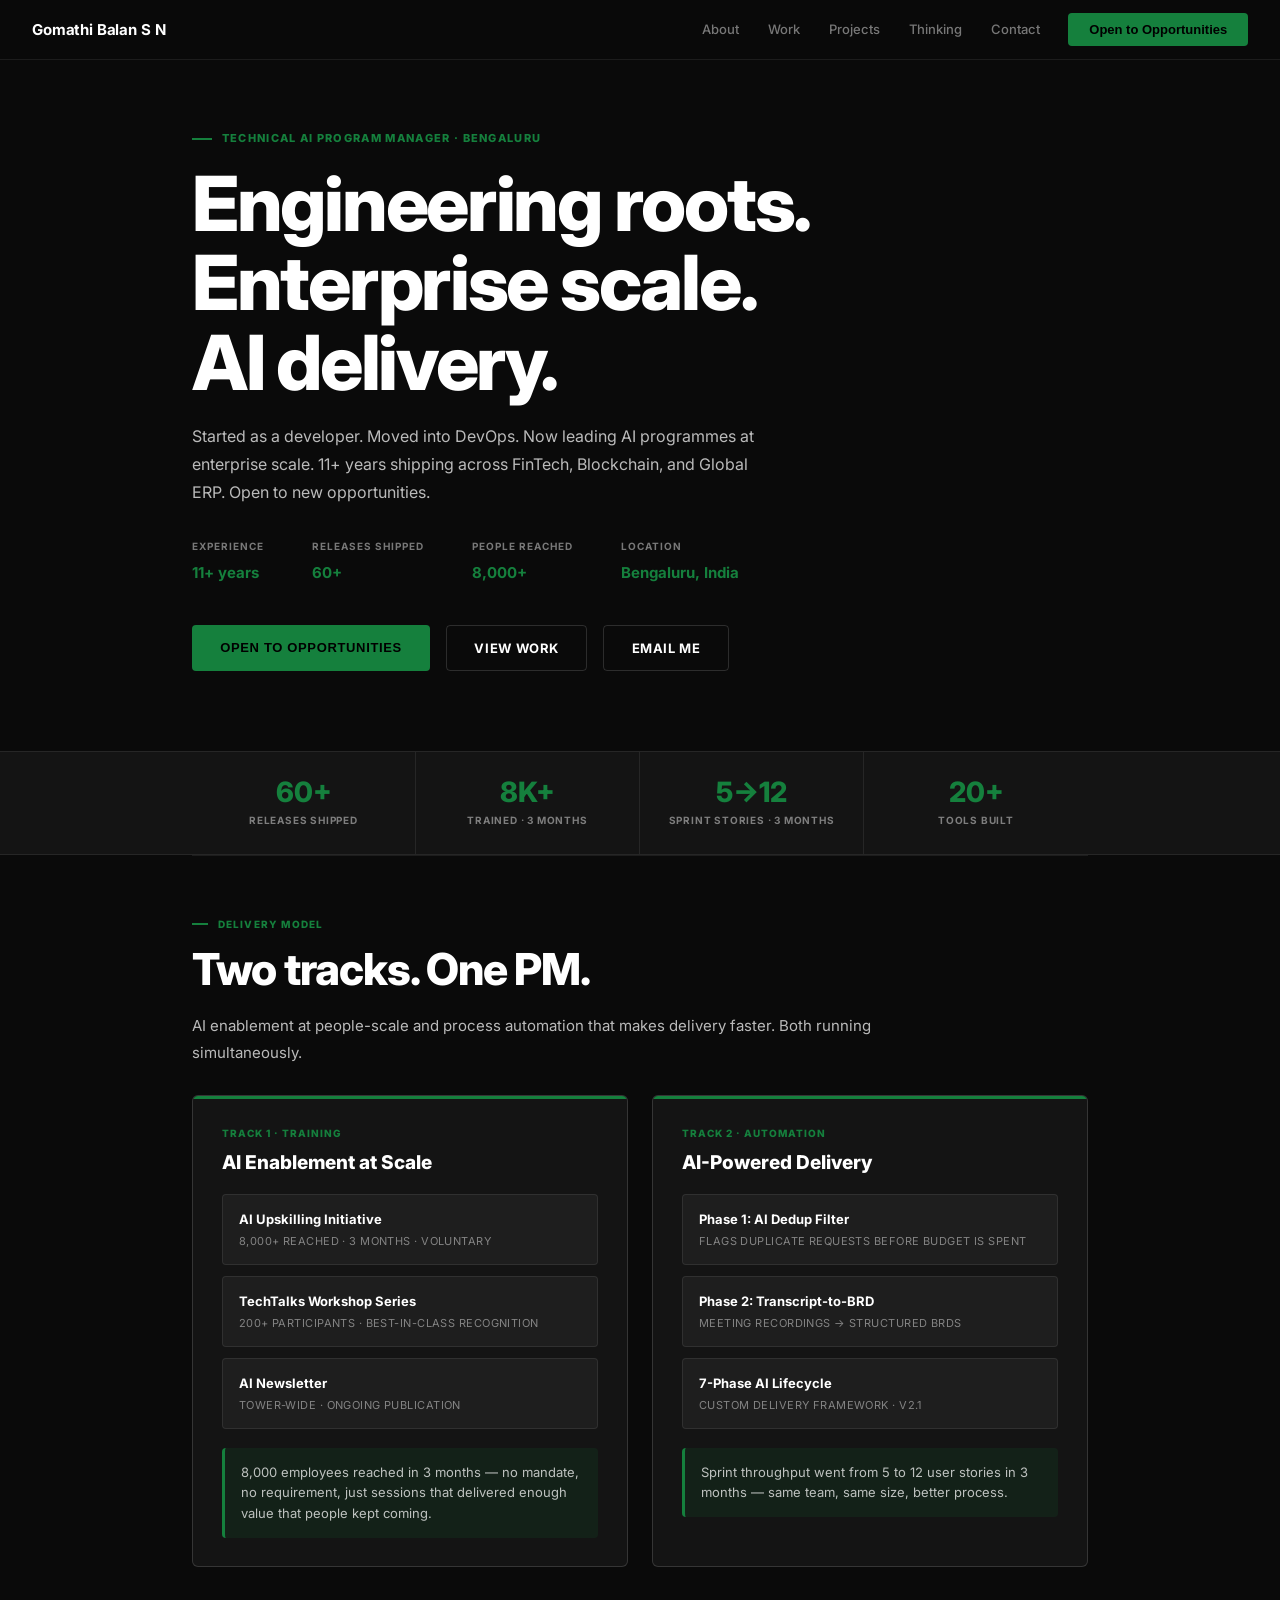
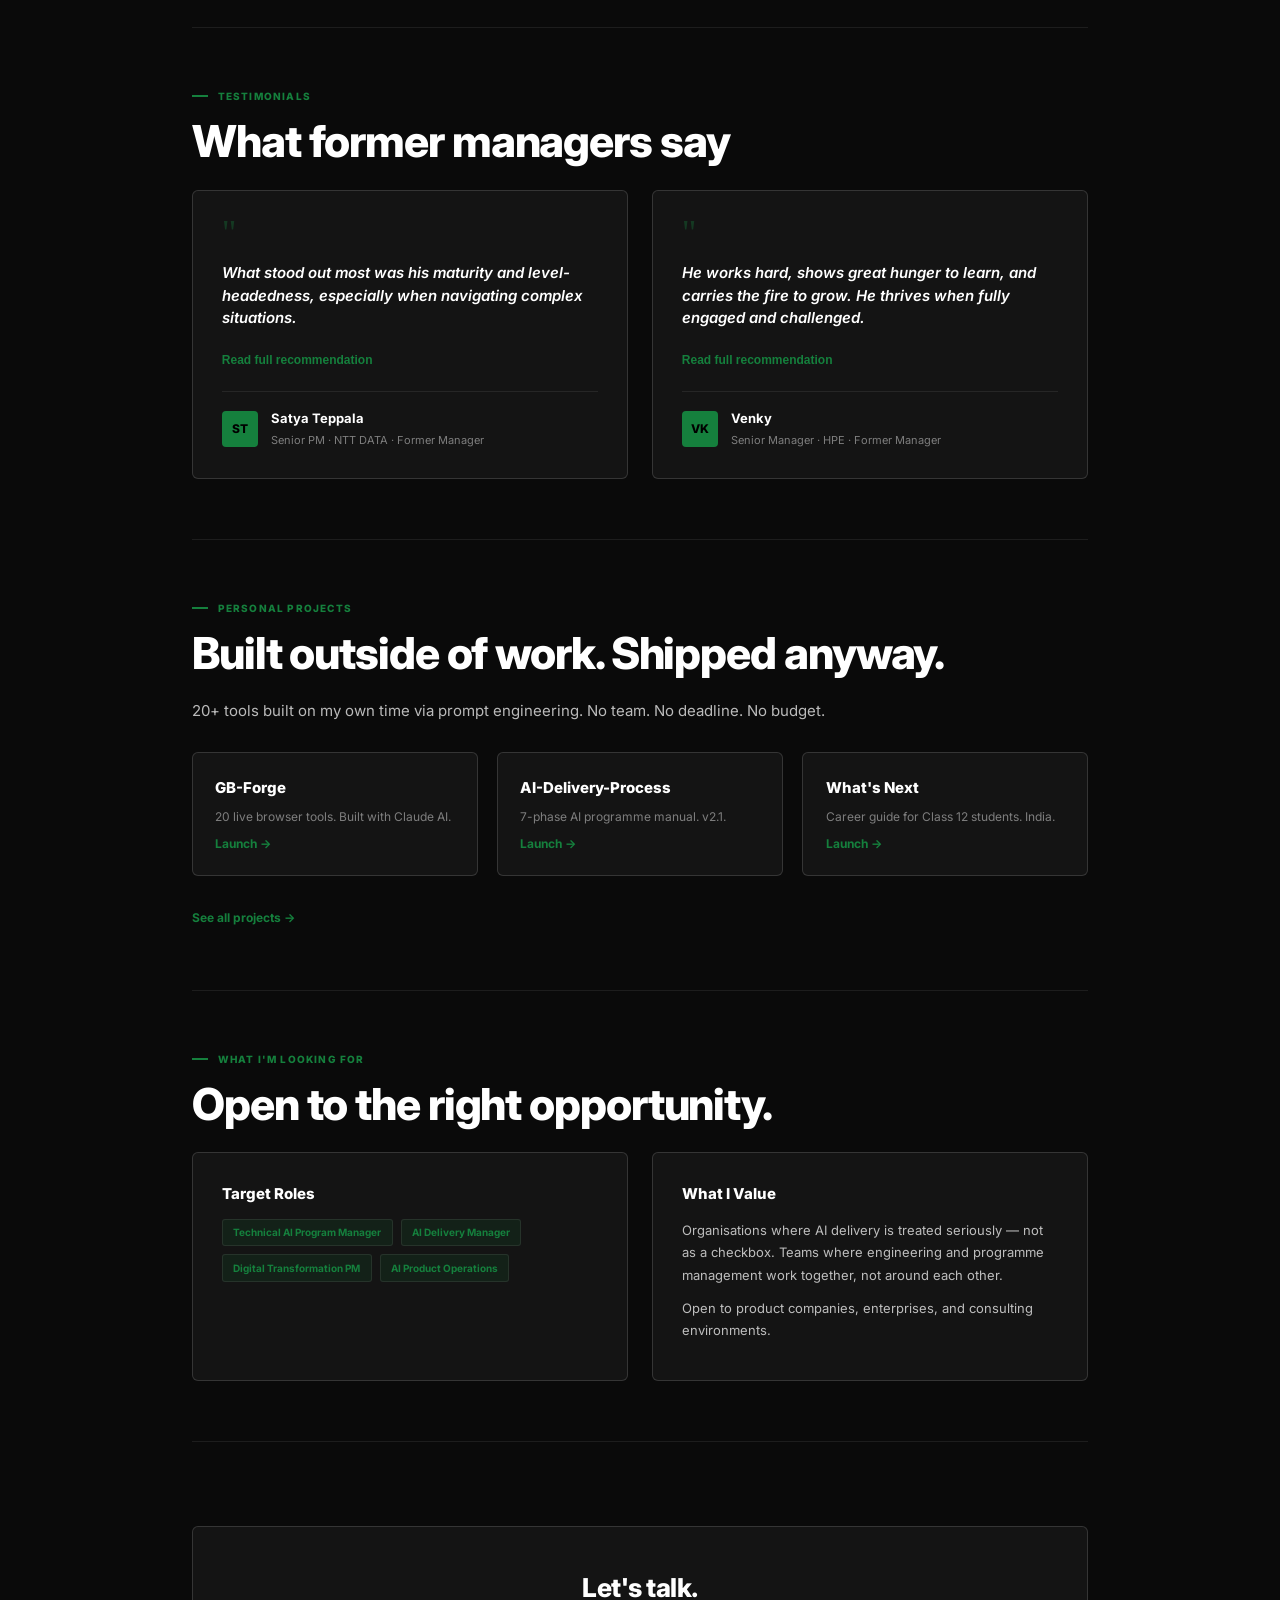
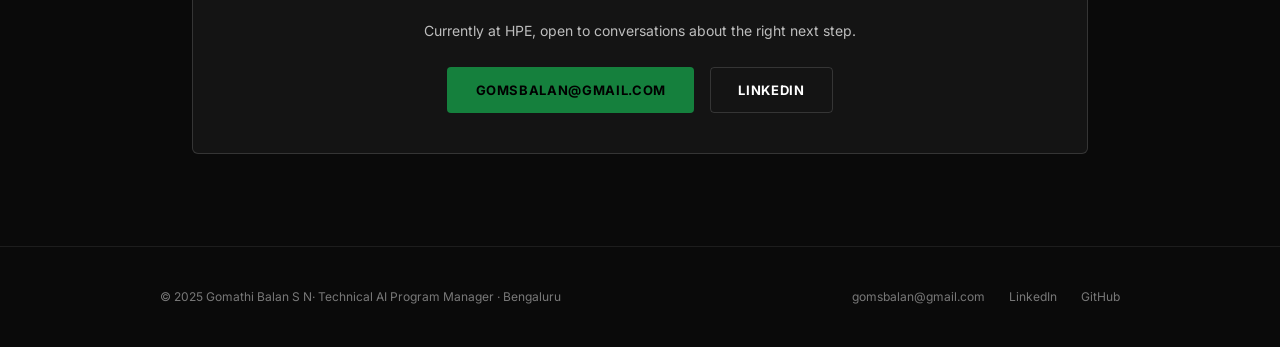
<file: index.html>
<!DOCTYPE html>
<html lang="en">
<head>
  <meta charset="UTF-8"><meta name="viewport" content="width=device-width, initial-scale=1.0">
  <title>Gomathi Balan S N— Technical AI Program Manager · Bengaluru</title>
  <meta name="description" content="Technical AI Program Manager based in Bengaluru. Engineering background. 11+ years delivering across FinTech, Blockchain, and Enterprise AI. Open to new opportunities.">
  <link rel="preconnect" href="https://fonts.googleapis.com">
  <link href="https://fonts.googleapis.com/css2?family=Inter:wght@400;500;600;700;800&display=swap" rel="stylesheet">
  <link rel="stylesheet" href="in-shared.css">
  <style>
    .hero{padding:130px 2rem 80px;max-width:960px;margin:0 auto;}
    .hero-h1{font-size:clamp(48px,7vw,76px);}
    .hero-meta{display:flex;gap:3rem;margin:0 0 2.5rem;flex-wrap:wrap;}
    .meta-item{display:flex;flex-direction:column;}
    .meta-label{font-size:10px;color:var(--text3);text-transform:uppercase;letter-spacing:.1em;font-weight:700;margin-bottom:.4rem;}
    .meta-value{font-size:15px;font-weight:700;color:var(--accent);}

    .stats-bar{background:var(--bg2);border-top:1px solid var(--border);border-bottom:1px solid var(--border);}
    .stats-bar-inner{max-width:960px;margin:0 auto;padding:0 2rem;display:grid;grid-template-columns:repeat(4,1fr);}
    .sbar-item{padding:1.6rem 1rem;border-right:1px solid var(--border);text-align:center;}
    .sbar-item:last-child{border-right:none;}
    .sbar-value{font-size:28px;font-weight:800;color:var(--accent);line-height:1;}
    .sbar-label{font-size:10px;color:var(--text3);text-transform:uppercase;letter-spacing:.08em;font-weight:700;margin-top:.4rem;}
    @media(max-width:600px){.stats-bar-inner{grid-template-columns:1fr 1fr;}.sbar-item:nth-child(2){border-right:none;}.sbar-item:nth-child(3){border-right:none;}}

    .tracks-grid{display:grid;grid-template-columns:1fr 1fr;gap:1.5rem;margin-top:1.5rem;}
    .track{background:var(--bg2);border:1px solid var(--border2);border-radius:6px;padding:1.8rem;position:relative;overflow:hidden;transition:border-color .2s,box-shadow .2s;}
    .track::before{content:'';position:absolute;top:0;left:0;right:0;height:3px;background:var(--accent);}
    .track:hover{border-color:var(--accent);box-shadow:0 8px 32px rgba(21,128,61,.1);}
    .track-label{font-size:10px;font-weight:800;color:var(--accent);text-transform:uppercase;letter-spacing:.1em;margin-bottom:.7rem;}
    .track-title{font-size:19px;font-weight:800;color:var(--text);margin-bottom:1.2rem;line-height:1.2;}
    .track-items{display:flex;flex-direction:column;gap:.7rem;margin-bottom:1.2rem;}
    .track-item{background:var(--bg3);padding:.85rem 1rem;border-radius:4px;border:1px solid var(--border);cursor:pointer;transition:all .2s;}
    .track-item:hover{border-color:var(--accent);background:var(--accent-dim);}
    .ti-name{font-size:13px;font-weight:700;color:var(--text);margin-bottom:.2rem;}
    .ti-meta{font-size:11px;color:var(--text3);text-transform:uppercase;letter-spacing:.04em;}
    .track-proof{background:var(--accent-dim);border-left:3px solid var(--accent);padding:.85rem 1rem;border-radius:4px;font-size:13px;color:var(--text2);line-height:1.6;}
    @media(max-width:768px){.tracks-grid{grid-template-columns:1fr;}}

    .testi-grid{display:grid;grid-template-columns:1fr 1fr;gap:1.5rem;margin-top:1.5rem;}
    .testi-card{background:var(--bg2);border:1px solid var(--border2);border-radius:6px;padding:1.8rem;transition:border-color .2s;}
    .testi-card:hover{border-color:var(--accent);}
    .testi-mark{font-size:36px;color:var(--accent);opacity:.35;line-height:.8;margin-bottom:.9rem;font-family:Georgia,serif;}
    .testi-pull{font-size:15px;color:var(--text);font-weight:600;line-height:1.5;margin-bottom:1rem;font-style:italic;}
    .testi-read-more{font-size:12px;color:var(--accent);cursor:pointer;background:none;border:none;padding:0;font-weight:700;}
    .testi-full{display:none;margin-top:.8rem;font-size:13px;color:var(--text2);line-height:1.8;font-style:italic;}
    .testi-full.open{display:block;}
    .testi-author{display:flex;align-items:center;gap:.8rem;margin-top:1.2rem;padding-top:1rem;border-top:1px solid var(--border);}
    .testi-avatar{width:36px;height:36px;border-radius:4px;background:var(--accent);display:flex;align-items:center;justify-content:center;font-size:12px;font-weight:800;color:#000;flex-shrink:0;}
    .testi-name{font-size:13px;font-weight:700;color:var(--text);}
    .testi-role{font-size:11px;color:var(--text3);margin-top:.2rem;}
    @media(max-width:600px){.testi-grid{grid-template-columns:1fr;}}

    .proj-strip{display:grid;grid-template-columns:repeat(3,1fr);gap:1.2rem;margin-top:1.5rem;}
    .proj-strip-card{background:var(--bg2);border:1px solid var(--border2);border-radius:6px;padding:1.4rem;transition:all .2s;display:flex;flex-direction:column;gap:.5rem;}
    .proj-strip-card:hover{border-color:var(--accent);}
    .ps-title{font-size:15px;font-weight:800;color:var(--text);}
    .ps-desc{font-size:12px;color:var(--text3);line-height:1.5;}
    @media(max-width:600px){.proj-strip{grid-template-columns:1fr;}}

    .looking-grid{display:grid;grid-template-columns:1fr 1fr;gap:1.5rem;margin-top:1.5rem;}
    .looking-card{background:var(--bg2);border:1px solid var(--border2);border-radius:6px;padding:1.8rem;}
    .looking-card h3{font-size:15px;font-weight:800;color:var(--text);margin-bottom:.8rem;}
    .looking-card p{font-size:13px;color:var(--text2);line-height:1.75;margin-bottom:.6rem;}
    .role-tags{display:flex;flex-wrap:wrap;gap:.5rem;margin-top:.8rem;}
    @media(max-width:600px){.looking-grid{grid-template-columns:1fr;}}

    .cta-strip{background:var(--bg2);border:1px solid var(--border2);border-radius:6px;padding:2.5rem;text-align:center;margin-top:1.5rem;}
    .cta-strip h2{font-size:26px;font-weight:800;margin-bottom:.7rem;letter-spacing:-.02em;}
    .cta-strip p{font-size:14px;color:var(--text2);margin-bottom:1.5rem;}

    .hire-reasons{display:flex;flex-direction:column;gap:1rem;margin-top:1.2rem;}
    .reason{padding:1rem;background:var(--bg3);border:1px solid var(--border);border-radius:4px;border-left:3px solid var(--accent);}
    .reason-title{font-size:13px;font-weight:700;color:var(--text);margin-bottom:.3rem;}
    .reason-desc{font-size:12px;color:var(--text2);line-height:1.6;}
  </style>
</head>
<body>
<nav>
  <a href="index.html" class="nav-brand">Gomathi Balan S N </a>
  <div class="nav-links">
    <a href="in-about.html" class="nav-link">About</a>
    <a href="in-work.html" class="nav-link">Work</a>
    <a href="in-projects.html" class="nav-link">Projects</a>
    <a href="in-story.html" class="nav-link">Thinking</a>
    <a href="in-contact.html" class="nav-link">Contact</a>
    <button class="nav-cta" onclick="openModal('hire-modal')">Open to Opportunities</button>
  </div>
  <button class="hamburger" id="hamburger"><span></span><span></span><span></span></button>
</nav>
<div class="mobile-menu" id="mobile-menu">
  <a href="in-about.html">About</a>
  <a href="in-work.html">Work</a>
  <a href="in-projects.html">Projects</a>
  <a href="in-story.html">Thinking</a>
  <a href="in-contact.html">Contact</a>
  <a href="#" class="m-cta" onclick="openModal('hire-modal')">Open to Opportunities</a>
</div>

<div class="hero reveal">
  <p class="hero-tag">Technical AI Program Manager · Bengaluru</p>
  <h1 class="hero-h1">Engineering roots.<br>Enterprise scale.<br>AI delivery.</h1>
  <p class="hero-sub">Started as a developer. Moved into DevOps. Now leading AI programmes at enterprise scale. 11+ years shipping across FinTech, Blockchain, and Global ERP. Open to new opportunities.</p>
  <div class="hero-meta">
    <div class="meta-item"><span class="meta-label">Experience</span><span class="meta-value">11+ years</span></div>
    <div class="meta-item"><span class="meta-label">Releases Shipped</span><span class="meta-value">60+</span></div>
    <div class="meta-item"><span class="meta-label">People Reached</span><span class="meta-value">8,000+</span></div>
    <div class="meta-item"><span class="meta-label">Location</span><span class="meta-value">Bengaluru, India</span></div>
  </div>
  <div class="btns">
    <button class="btn btn-primary" onclick="openModal('hire-modal')">Open to Opportunities</button>
    <a href="in-work.html" class="btn btn-outline">View Work</a>
    <a href="mailto:gomsbalan@gmail.com" class="btn btn-outline">Email Me</a>
  </div>
</div>

<div class="stats-bar">
  <div class="stats-bar-inner">
    <div class="sbar-item"><div class="sbar-value">60+</div><div class="sbar-label">Releases Shipped</div></div>
    <div class="sbar-item"><div class="sbar-value">8K+</div><div class="sbar-label">Trained · 3 months</div></div>
    <div class="sbar-item"><div class="sbar-value">5→12</div><div class="sbar-label">Sprint Stories · 3 months</div></div>
    <div class="sbar-item"><div class="sbar-value">20+</div><div class="sbar-label">Tools Built</div></div>
  </div>
</div>

<div style="max-width:960px;margin:0 auto;padding:0 2rem;">

  <div class="sec reveal">
    <p class="sec-tag">Delivery Model</p>
    <h2 class="sec-h2">Two tracks. One PM.</h2>
    <p class="sec-intro">AI enablement at people-scale and process automation that makes delivery faster. Both running simultaneously.</p>
    <div class="tracks-grid">
      <div class="track">
        <p class="track-label">Track 1 · Training</p>
        <h3 class="track-title">AI Enablement at Scale</h3>
        <div class="track-items">
          <div class="track-item" onclick="openModal('t1p1')"><div class="ti-name">AI Upskilling Initiative</div><div class="ti-meta">8,000+ reached · 3 months · voluntary</div></div>
          <div class="track-item" onclick="openModal('t1p2')"><div class="ti-name">TechTalks Workshop Series</div><div class="ti-meta">200+ participants · best-in-class recognition</div></div>
          <div class="track-item" onclick="openModal('t1p3')"><div class="ti-name">AI Newsletter</div><div class="ti-meta">Tower-wide · ongoing publication</div></div>
        </div>
        <div class="track-proof">8,000 employees reached in 3 months — no mandate, no requirement, just sessions that delivered enough value that people kept coming.</div>
      </div>
      <div class="track">
        <p class="track-label">Track 2 · Automation</p>
        <h3 class="track-title">AI-Powered Delivery</h3>
        <div class="track-items">
          <div class="track-item" onclick="openModal('t2p1')"><div class="ti-name">Phase 1: AI Dedup Filter</div><div class="ti-meta">Flags duplicate requests before budget is spent</div></div>
          <div class="track-item" onclick="openModal('t2p2')"><div class="ti-name">Phase 2: Transcript-to-BRD</div><div class="ti-meta">Meeting recordings → structured BRDs</div></div>
          <div class="track-item" onclick="openModal('t2p3')"><div class="ti-name">7-Phase AI Lifecycle</div><div class="ti-meta">Custom delivery framework · v2.1</div></div>
        </div>
        <div class="track-proof">Sprint throughput went from 5 to 12 user stories in 3 months — same team, same size, better process.</div>
      </div>
    </div>
  </div>

  <div class="sec reveal">
    <p class="sec-tag">Testimonials</p>
    <h2 class="sec-h2">What former managers say</h2>
    <div class="testi-grid">
      <div class="testi-card">
        <div class="testi-mark">"</div>
        <p class="testi-pull">What stood out most was his maturity and level-headedness, especially when navigating complex situations.</p>
        <button class="testi-read-more" onclick="this.nextElementSibling.classList.toggle('open');this.textContent=this.nextElementSibling.classList.contains('open')?'Show less':'Read full recommendation'">Read full recommendation</button>
        <div class="testi-full">I had the pleasure of working closely with Balan for over a year. From the outset, Balan impressed me with his eagerness to learn and his proactive approach to tackling new challenges. He consistently sought out opportunities to expand his skills and took initiative in driving projects forward. His ability to communicate effectively and manage stakeholder expectations contributed greatly to our project successes.</div>
        <div class="testi-author"><div class="testi-avatar">ST</div><div><div class="testi-name">Satya Teppala</div><div class="testi-role">Senior PM · NTT DATA · Former Manager</div></div></div>
      </div>
      <div class="testi-card">
        <div class="testi-mark">"</div>
        <p class="testi-pull">He works hard, shows great hunger to learn, and carries the fire to grow. He thrives when fully engaged and challenged.</p>
        <button class="testi-read-more" onclick="this.nextElementSibling.classList.toggle('open');this.textContent=this.nextElementSibling.classList.contains('open')?'Show less':'Read full recommendation'">Read full recommendation</button>
        <div class="testi-full">Balan demonstrates high energy and strong potential in driving execution. He is keen on establishing processes and streamlining work wherever possible.</div>
        <div class="testi-author"><div class="testi-avatar">VK</div><div><div class="testi-name">Venky</div><div class="testi-role">Senior Manager · HPE · Former Manager</div></div></div>
      </div>
    </div>
  </div>

  <div class="sec reveal">
    <p class="sec-tag">Personal Projects</p>
    <h2 class="sec-h2">Built outside of work. Shipped anyway.</h2>
    <p class="sec-intro">20+ tools built on my own time via prompt engineering. No team. No deadline. No budget.</p>
    <div class="proj-strip">
      <div class="proj-strip-card">
        <div class="ps-title">GB-Forge</div>
        <div class="ps-desc">20 live browser tools. Built with Claude AI.</div>
        <a href="https://gomsb143.github.io/gb-forge/" target="_blank" class="card-link" style="margin-top:auto;">Launch →</a>
      </div>
      <div class="proj-strip-card">
        <div class="ps-title">AI-Delivery-Process</div>
        <div class="ps-desc">7-phase AI programme manual. v2.1.</div>
        <a href="https://gomsb143.github.io/AI-Delivery-Process/" target="_blank" class="card-link" style="margin-top:auto;">Launch →</a>
      </div>
      <div class="proj-strip-card">
        <div class="ps-title">What's Next</div>
        <div class="ps-desc">Career guide for Class 12 students. India.</div>
        <a href="https://gomsb143.github.io/whatnext/" target="_blank" class="card-link" style="margin-top:auto;">Launch →</a>
      </div>
    </div>
    <div style="margin-top:1rem;"><a href="in-projects.html" class="card-link">See all projects →</a></div>
  </div>

  <div class="sec reveal">
    <p class="sec-tag">What I'm Looking For</p>
    <h2 class="sec-h2">Open to the right opportunity.</h2>
    <div class="looking-grid">
      <div class="looking-card">
        <h3>Target Roles</h3>
        <div class="role-tags">
          <span class="tag">Technical AI Program Manager</span>
          <span class="tag">AI Delivery Manager</span>
          <span class="tag">Digital Transformation PM</span>
          <span class="tag">AI Product Operations</span>
        </div>
      </div>
      <div class="looking-card">
        <h3>What I Value</h3>
        <p>Organisations where AI delivery is treated seriously — not as a checkbox. Teams where engineering and programme management work together, not around each other.</p>
        <p>Open to product companies, enterprises, and consulting environments.</p>
      </div>
    </div>
  </div>

  <div class="sec reveal">
    <div class="cta-strip">
      <h2>Let's talk.</h2>
      <p>Currently at HPE, open to conversations about the right next step.</p>
      <div class="btns" style="justify-content:center;">
        <a href="mailto:gomsbalan@gmail.com" class="btn btn-primary">gomsbalan@gmail.com</a>
        <a href="https://www.linkedin.com/in/gomathibalansn143/" target="_blank" class="btn btn-outline">LinkedIn</a>
      </div>
    </div>
  </div>
</div>

<footer>
  <div class="footer-inner">
    <span class="footer-copy">© 2025 Gomathi Balan S N· Technical AI Program Manager · Bengaluru</span>
    <div class="footer-links">
      <a href="mailto:gomsbalan@gmail.com" class="footer-link">gomsbalan@gmail.com</a>
      <a href="https://www.linkedin.com/in/gomathibalansn143/" class="footer-link" target="_blank">LinkedIn</a>
      <a href="https://github.com/gomsb143" class="footer-link" target="_blank">GitHub</a>
    </div>
  </div>
</footer>

<!-- HIRE MODAL -->
<div id="hire-modal" class="modal" onclick="if(event.target===this)closeModal('hire-modal')">
  <div class="modal-box">
    <button class="modal-close" onclick="closeModal('hire-modal')">×</button>
    <span class="modal-tag">Why Work With Me</span>
    <h2 class="modal-title">What I actually bring</h2>
    <div class="hire-reasons">
      <div class="reason"><div class="reason-title">I came from engineering — no translation layer needed</div><div class="reason-desc">Developer → DevOps → PM. I've shipped code, run cloud deployments, and debugged production. I speak to engineering teams as a peer.</div></div>
      <div class="reason"><div class="reason-title">Sprint throughput: 5 → 12 stories. Same team. 3 months.</div><div class="reason-desc">No extra headcount. Structured delivery process, earlier stakeholder validation, parallel testing. Proof that process design compounds fast.</div></div>
      <div class="reason"><div class="reason-title">8,000 people trained in 3 months — voluntarily</div><div class="reason-desc">No mandate. Sessions that people attended because the value was real. That's change management, not compliance.</div></div>
      <div class="reason"><div class="reason-title">I build the tools — 20+ shipped on my own time</div><div class="reason-desc">GB-Forge, AI-Delivery-Process, What's Next. All live. Built via prompt engineering. I don't just manage AI — I build with it.</div></div>
      <div class="reason"><div class="reason-title">I solve problems. I don't escalate them.</div><div class="reason-desc">Delivery broken? I debug it. Process slow? I automate it. Team stuck? I unblock them. Ownership is a default, not a listed value.</div></div>
      <div class="reason"><div class="reason-title">Senior enough to lead, technical enough to build</div><div class="reason-desc">The combination of PM experience, engineering background, and hands-on AI delivery is rare. That's the gap I fill.</div></div>
    </div>
  </div>
</div>

<!-- TRACK MODALS -->
<div id="t1p1" class="modal" onclick="if(event.target===this)closeModal('t1p1')"><div class="modal-box"><button class="modal-close" onclick="closeModal('t1p1')">×</button><span class="modal-tag">HPE · AI Training</span><h2 class="modal-title">AI Upskilling Initiative</h2><p class="modal-desc">Reached 8,000+ employees in 3 months through internal sessions, demos, and discussions on AI tools and workflows. Entirely voluntary — no mandate, no requirement. Built the governance framework, delivery pipeline, and session content across 3 active programmes.</p><div class="modal-meta"><div><div class="mm-label">Reached</div><div class="mm-value">8,000+</div></div><div><div class="mm-label">Timeframe</div><div class="mm-value">3 months</div></div><div><div class="mm-label">Mandate</div><div class="mm-value">Voluntary</div></div><div><div class="mm-label">Programmes</div><div class="mm-value">3</div></div></div></div></div>
<div id="t1p2" class="modal" onclick="if(event.target===this)closeModal('t1p2')"><div class="modal-box"><button class="modal-close" onclick="closeModal('t1p2')">×</button><span class="modal-tag">HPE · Internal Event</span><h2 class="modal-title">TechTalks Workshop Series</h2><p class="modal-desc">Designed and hosted a single-day internal knowledge-sharing event covering PM best practices, Agile governance, and emerging AI tools. Recognised by HPE leadership as best-in-class PM process building within the organisation.</p><div class="modal-meta"><div><div class="mm-label">Participants</div><div class="mm-value">200+</div></div><div><div class="mm-label">Recognition</div><div class="mm-value">Best-in-class</div></div></div></div></div>
<div id="t1p3" class="modal" onclick="if(event.target===this)closeModal('t1p3')"><div class="modal-box"><button class="modal-close" onclick="closeModal('t1p3')">×</button><span class="modal-tag">HPE · Content</span><h2 class="modal-title">AI Newsletter</h2><p class="modal-desc">Curate and publish a regular AI newsletter across an entire HPE tower — industry trends, programme updates, tool spotlights, and AI strategy insights for both engineering and leadership audiences.</p><div class="modal-meta"><div><div class="mm-label">Audience</div><div class="mm-value">Tower-wide</div></div><div><div class="mm-label">Cadence</div><div class="mm-value">Regular</div></div></div></div></div>
<div id="t2p1" class="modal" onclick="if(event.target===this)closeModal('t2p1')"><div class="modal-box"><button class="modal-close" onclick="closeModal('t2p1')">×</button><span class="modal-tag">Automation · Phase 1</span><h2 class="modal-title">AI Deduplication Filter</h2><p class="modal-desc">Uses LLM processing to audit legacy project repositories and automatically flag duplicate project requests before budget is allocated. Prevents teams building the same thing twice — common in large enterprise environments with distributed stakeholders.</p><div class="modal-meta"><div><div class="mm-label">Type</div><div class="mm-value">LLM audit</div></div><div><div class="mm-label">Impact</div><div class="mm-value">Capital saved</div></div></div></div></div>
<div id="t2p2" class="modal" onclick="if(event.target===this)closeModal('t2p2')"><div class="modal-box"><button class="modal-close" onclick="closeModal('t2p2')">×</button><span class="modal-tag">Automation · Phase 2</span><h2 class="modal-title">Transcript-to-BRD Pipeline</h2><p class="modal-desc">AI-assisted workflow that ingests raw stakeholder meeting recordings and transcripts and outputs structured, enterprise-grade Business Requirement Documents. Eliminates manual note-taking lag and shifts team focus to execution.</p><div class="modal-meta"><div><div class="mm-label">Input</div><div class="mm-value">Raw transcripts</div></div><div><div class="mm-label">Output</div><div class="mm-value">Structured BRDs</div></div></div></div></div>
<div id="t2p3" class="modal" onclick="if(event.target===this)closeModal('t2p3')"><div class="modal-box"><button class="modal-close" onclick="closeModal('t2p3')">×</button><span class="modal-tag">Framework · v2.1</span><h2 class="modal-title">7-Phase AI Delivery Lifecycle</h2><p class="modal-desc">Custom AI delivery framework covering Initiation, Requirements, Architecture, Risk & Governance, Model Development, Deployment/MLOps, and Monitoring. Compatible with Jira, MS Project, Asana. Live at v2.1 with RACI governance, risk register, and PM checklists built in.</p><div class="modal-meta"><div><div class="mm-label">Phases</div><div class="mm-value">7</div></div><div><div class="mm-label">Version</div><div class="mm-value">v2.1</div></div></div></div></div>

<script src="in-nav.js"></script>
</body>
</html>
</file>
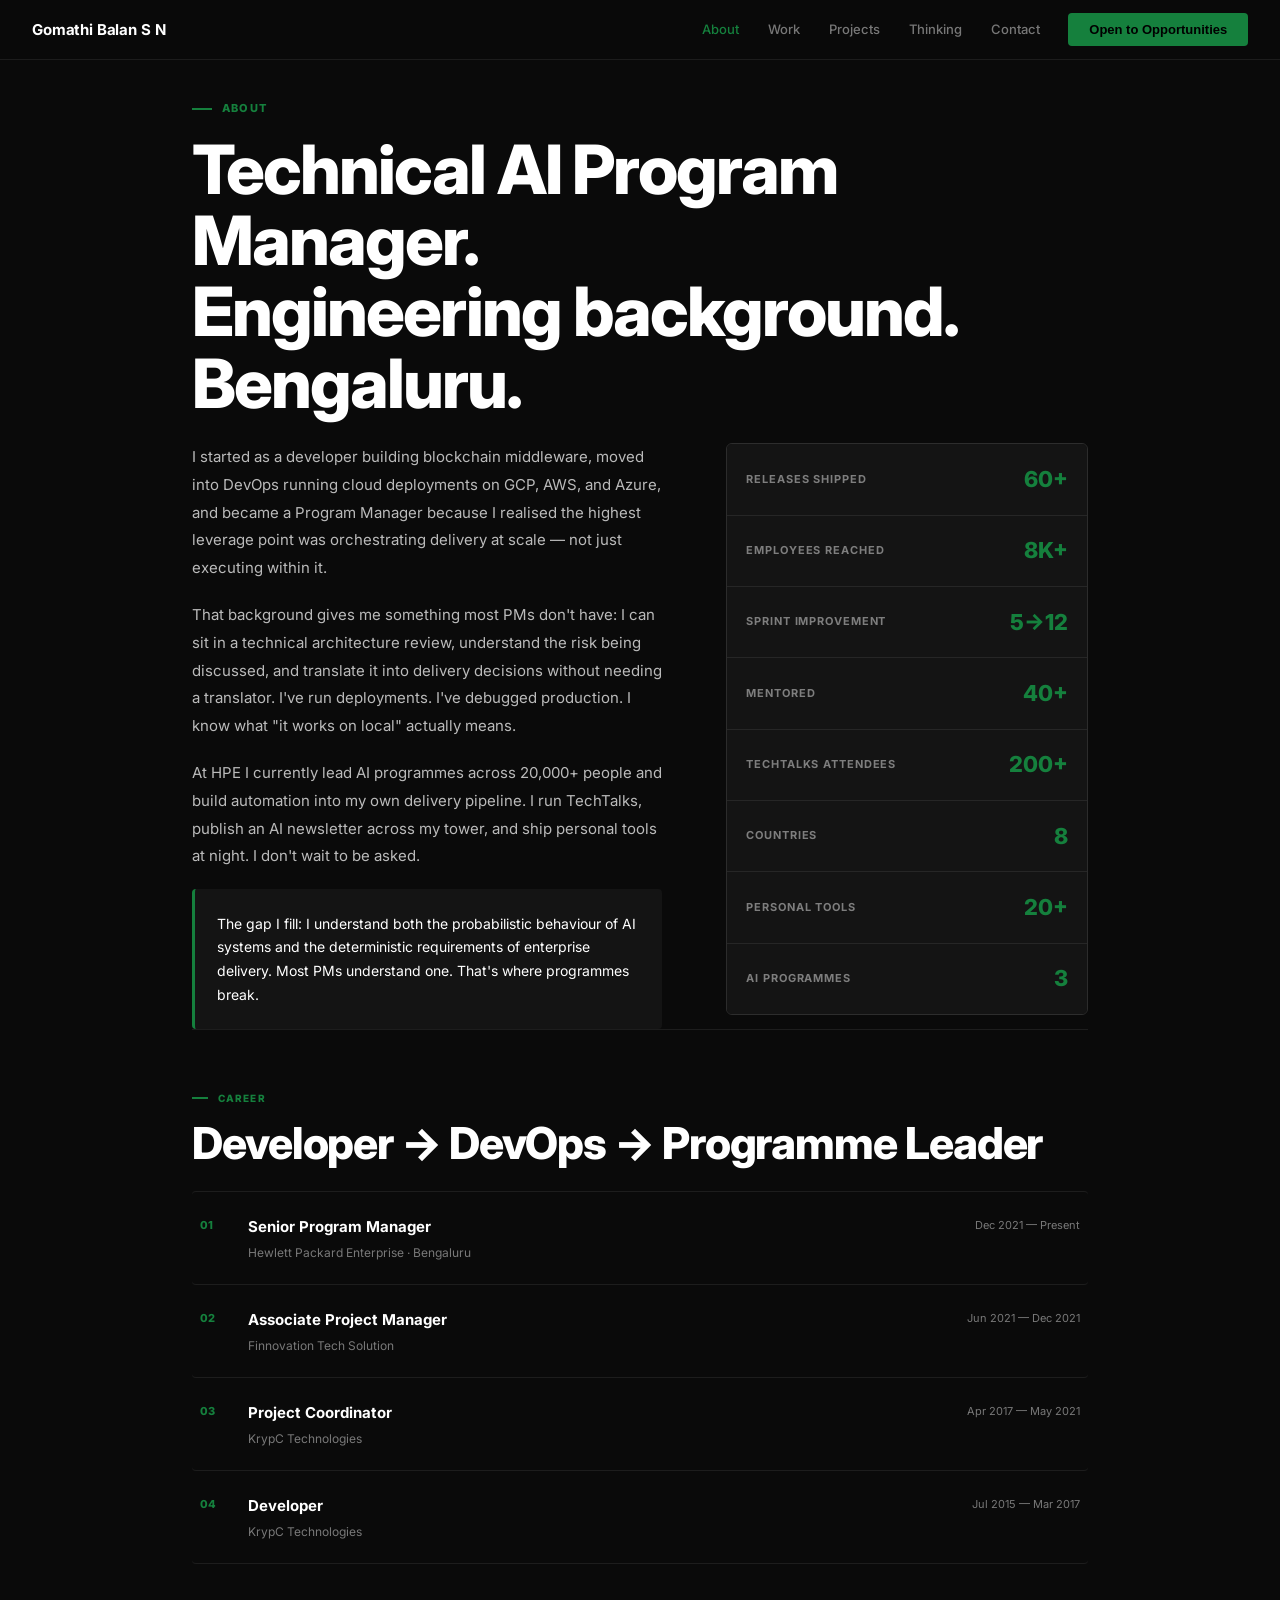
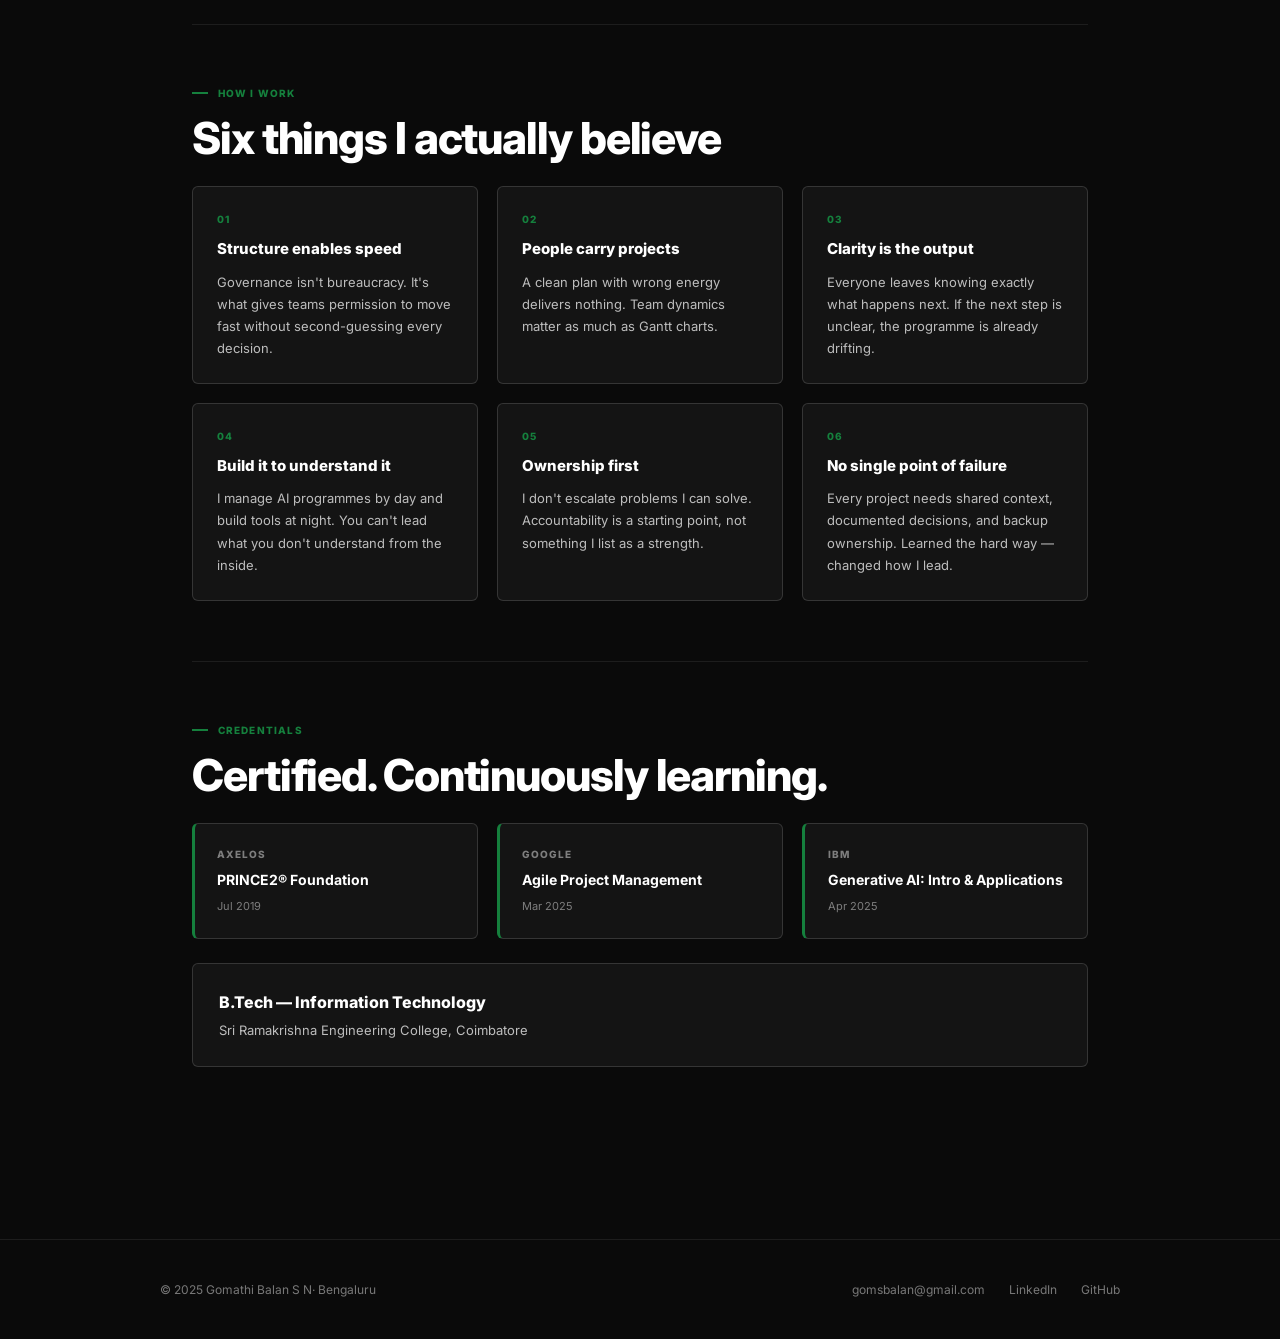
<file: in-about.html>
<!DOCTYPE html>
<html lang="en">
<head>
  <meta charset="UTF-8"><meta name="viewport" content="width=device-width, initial-scale=1.0">
  <title>About — Gomathi Balan S N</title>
  <link rel="preconnect" href="https://fonts.googleapis.com">
  <link href="https://fonts.googleapis.com/css2?family=Inter:wght@400;500;600;700;800&display=swap" rel="stylesheet">
  <link rel="stylesheet" href="in-shared.css">
  <style>
    .about-grid{display:grid;grid-template-columns:1.3fr 1fr;gap:4rem;align-items:start;margin-top:1.5rem;}
    .about-body{display:flex;flex-direction:column;gap:1.2rem;}
    .about-body p{font-size:15px;color:var(--text2);line-height:1.85;}
    .about-quote{background:var(--bg2);border-left:3px solid var(--accent);padding:1.4rem;border-radius:4px;font-size:14px;color:var(--text);line-height:1.7;}
    @media(max-width:768px){.about-grid{grid-template-columns:1fr;gap:2rem;}}
    .career-list{margin-top:1.5rem;display:flex;flex-direction:column;}
    .career-row{display:grid;grid-template-columns:auto 1fr auto;gap:1.5rem;align-items:start;padding:1.4rem .5rem;border-bottom:1px solid var(--border);cursor:pointer;transition:background .2s;border-radius:4px;}
    .career-row:first-child{border-top:1px solid var(--border);}
    .career-row:hover{background:var(--bg2);}
    .c-num{font-size:11px;color:var(--accent);font-weight:800;padding-top:2px;width:24px;}
    .c-title{font-size:15px;font-weight:700;color:var(--text);margin-bottom:.25rem;}
    .c-company{font-size:12px;color:var(--text3);}
    .c-date{font-size:11px;color:var(--text3);white-space:nowrap;padding-top:2px;}
    .c-details{grid-column:2/-1;max-height:0;overflow:hidden;transition:max-height .4s ease,margin-top .3s;}
    .career-row.open .c-details{max-height:300px;margin-top:.8rem;}
    .c-details ul{padding-left:1.2rem;display:flex;flex-direction:column;gap:.5rem;}
    .c-details ul li{font-size:13px;color:var(--text2);line-height:1.6;}
    .c-details ul li::marker{color:var(--accent);}
    .process-grid{display:grid;grid-template-columns:repeat(auto-fit,minmax(260px,1fr));gap:1.2rem;margin-top:1.5rem;}
    .process-card{background:var(--bg2);border:1px solid var(--border2);padding:1.5rem;border-radius:6px;transition:border-color .2s;}
    .process-card:hover{border-color:var(--accent);}
    .p-num{font-size:10px;font-weight:800;color:var(--accent);text-transform:uppercase;letter-spacing:.1em;margin-bottom:.6rem;}
    .p-title{font-size:15px;font-weight:800;color:var(--text);margin-bottom:.6rem;}
    .p-desc{font-size:13px;color:var(--text2);line-height:1.7;}
    .certs-grid{display:grid;grid-template-columns:repeat(auto-fit,minmax(220px,1fr));gap:1.2rem;margin-top:1.5rem;}
    .cert-card{background:var(--bg2);border:1px solid var(--border2);padding:1.4rem;border-radius:6px;border-left:3px solid var(--accent);}
    .cert-issuer{font-size:10px;color:var(--text3);text-transform:uppercase;letter-spacing:.1em;font-weight:800;margin-bottom:.5rem;}
    .cert-name{font-size:14px;font-weight:700;color:var(--text);margin-bottom:.5rem;line-height:1.4;}
    .cert-date{font-size:11px;color:var(--text3);}
  </style>
</head>
<body>
<nav>
  <a href="in-index.html" class="nav-brand">Gomathi Balan S N</a>
  <div class="nav-links">
    <a href="in-about.html" class="nav-link active">About</a>
    <a href="in-work.html" class="nav-link">Work</a>
    <a href="in-projects.html" class="nav-link">Projects</a>
    <a href="in-story.html" class="nav-link">Thinking</a>
    <a href="in-contact.html" class="nav-link">Contact</a>
    <button class="nav-cta" onclick="openModal('hire-modal')">Open to Opportunities</button>
  </div>
  <button class="hamburger" id="hamburger"><span></span><span></span><span></span></button>
</nav>
<div class="mobile-menu" id="mobile-menu">
  <a href="in-about.html">About</a><a href="in-work.html">Work</a><a href="in-projects.html">Projects</a><a href="in-story.html">Thinking</a><a href="in-contact.html">Contact</a>
  <a href="#" class="m-cta" onclick="openModal('hire-modal')">Open to Opportunities</a>
</div>

<div class="page">
  <div class="reveal">
    <p class="hero-tag">About</p>
    <h1 class="hero-h1">Technical AI Program Manager.<br>Engineering background.<br>Bengaluru.</h1>
    <div class="about-grid">
      <div class="about-body">
        <p>I started as a developer building blockchain middleware, moved into DevOps running cloud deployments on GCP, AWS, and Azure, and became a Program Manager because I realised the highest leverage point was orchestrating delivery at scale — not just executing within it.</p>
        <p>That background gives me something most PMs don't have: I can sit in a technical architecture review, understand the risk being discussed, and translate it into delivery decisions without needing a translator. I've run deployments. I've debugged production. I know what "it works on local" actually means.</p>
        <p>At HPE I currently lead AI programmes across 20,000+ people and build automation into my own delivery pipeline. I run TechTalks, publish an AI newsletter across my tower, and ship personal tools at night. I don't wait to be asked.</p>
        <div class="about-quote">The gap I fill: I understand both the probabilistic behaviour of AI systems and the deterministic requirements of enterprise delivery. Most PMs understand one. That's where programmes break.</div>
      </div>
      <div class="stats-list">
        <div class="stat-row"><span class="stat-label">Releases Shipped</span><span class="stat-value">60+</span></div>
        <div class="stat-row"><span class="stat-label">Employees Reached</span><span class="stat-value">8K+</span></div>
        <div class="stat-row"><span class="stat-label">Sprint Improvement</span><span class="stat-value">5→12</span></div>
        <div class="stat-row"><span class="stat-label">Mentored</span><span class="stat-value">40+</span></div>
        <div class="stat-row"><span class="stat-label">TechTalks Attendees</span><span class="stat-value">200+</span></div>
        <div class="stat-row"><span class="stat-label">Countries</span><span class="stat-value">8</span></div>
        <div class="stat-row"><span class="stat-label">Personal Tools</span><span class="stat-value">20+</span></div>
        <div class="stat-row"><span class="stat-label">AI Programmes</span><span class="stat-value">3</span></div>
      </div>
    </div>
  </div>

  <div class="sec reveal">
    <p class="sec-tag">Career</p>
    <h2 class="sec-h2">Developer → DevOps → Programme Leader</h2>
    <div class="career-list">
      <div class="career-row" onclick="this.classList.toggle('open')">
        <span class="c-num">01</span>
        <div><div class="c-title">Senior Program Manager</div><div class="c-company">Hewlett Packard Enterprise · Bengaluru</div>
        <div class="c-details"><ul>
          <li>Leading 3 AI upskilling programmes — reached 8,000+ employees in 3 months, entirely voluntary</li>
          <li>Restructured SAP delivery process — sprint throughput from 5 to 12 user stories in 3 months</li>
          <li>Delivered 25+ project & 35+ operational releases across 8 countries on SAP Hybris & S/4 HANA</li>
          <li>Hosted TechTalks workshop series (200+ participants) — recognised best-in-class PM process</li>
          <li>Publishes organisation-wide AI newsletter across entire HPE tower</li>
          <li>Mentored 40+ professionals across cross-functional teams</li>
        </ul></div></div>
        <span class="c-date">Dec 2021 — Present</span>
      </div>
      <div class="career-row" onclick="this.classList.toggle('open')">
        <span class="c-num">02</span>
        <div><div class="c-title">Associate Project Manager</div><div class="c-company">Finnovation Tech Solution</div>
        <div class="c-details"><ul>
          <li>Shipped Digital Credit Card on time under significant constraints — received department award</li>
          <li>Owned the Loan Management System — core of the platform</li>
          <li>Facilitated weekly CXO-level meetings · Managed roadmaps, change requests & budget forecasting</li>
        </ul></div></div>
        <span class="c-date">Jun 2021 — Dec 2021</span>
      </div>
      <div class="career-row" onclick="this.classList.toggle('open')">
        <span class="c-num">03</span>
        <div><div class="c-title">Project Coordinator</div><div class="c-company">KrypC Technologies</div>
        <div class="c-details"><ul>
          <li>Managed blockchain delivery across supply chain, finance, and food provenance verticals</li>
          <li>Led PoCs with Microsoft & Accenture as primary client interface</li>
          <li>Conducted workshops for 200+ students</li>
        </ul></div></div>
        <span class="c-date">Apr 2017 — May 2021</span>
      </div>
      <div class="career-row" onclick="this.classList.toggle('open')">
        <span class="c-num">04</span>
        <div><div class="c-title">Developer</div><div class="c-company">KrypC Technologies</div>
        <div class="c-details"><ul>
          <li>Co-developed KrypCore — enterprise blockchain middleware — in Java, JSP & JQuery</li>
          <li>Dockerized applications on GCP, AWS & Azure · Automated deployments with ARM templates</li>
        </ul></div></div>
        <span class="c-date">Jul 2015 — Mar 2017</span>
      </div>
    </div>
  </div>

  <div class="sec reveal">
    <p class="sec-tag">How I Work</p>
    <h2 class="sec-h2">Six things I actually believe</h2>
    <div class="process-grid">
      <div class="process-card"><p class="p-num">01</p><h3 class="p-title">Structure enables speed</h3><p class="p-desc">Governance isn't bureaucracy. It's what gives teams permission to move fast without second-guessing every decision.</p></div>
      <div class="process-card"><p class="p-num">02</p><h3 class="p-title">People carry projects</h3><p class="p-desc">A clean plan with wrong energy delivers nothing. Team dynamics matter as much as Gantt charts.</p></div>
      <div class="process-card"><p class="p-num">03</p><h3 class="p-title">Clarity is the output</h3><p class="p-desc">Everyone leaves knowing exactly what happens next. If the next step is unclear, the programme is already drifting.</p></div>
      <div class="process-card"><p class="p-num">04</p><h3 class="p-title">Build it to understand it</h3><p class="p-desc">I manage AI programmes by day and build tools at night. You can't lead what you don't understand from the inside.</p></div>
      <div class="process-card"><p class="p-num">05</p><h3 class="p-title">Ownership first</h3><p class="p-desc">I don't escalate problems I can solve. Accountability is a starting point, not something I list as a strength.</p></div>
      <div class="process-card"><p class="p-num">06</p><h3 class="p-title">No single point of failure</h3><p class="p-desc">Every project needs shared context, documented decisions, and backup ownership. Learned the hard way — changed how I lead.</p></div>
    </div>
  </div>

  <div class="sec reveal">
    <p class="sec-tag">Credentials</p>
    <h2 class="sec-h2">Certified. Continuously learning.</h2>
    <div class="certs-grid">
      <div class="cert-card"><p class="cert-issuer">AXELOS</p><p class="cert-name">PRINCE2® Foundation</p><p class="cert-date">Jul 2019</p></div>
      <div class="cert-card"><p class="cert-issuer">Google</p><p class="cert-name">Agile Project Management</p><p class="cert-date">Mar 2025</p></div>
      <div class="cert-card"><p class="cert-issuer">IBM</p><p class="cert-name">Generative AI: Intro & Applications</p><p class="cert-date">Apr 2025</p></div>
    </div>
    <div style="margin-top:1.5rem;background:var(--bg2);border:1px solid var(--border2);border-radius:6px;padding:1.6rem;display:flex;justify-content:space-between;align-items:center;flex-wrap:wrap;gap:1rem;">
      <div><p style="font-weight:800;color:var(--text);margin-bottom:.3rem;">B.Tech — Information Technology</p><p style="font-size:13px;color:var(--text2);">Sri Ramakrishna Engineering College, Coimbatore</p></div>
    </div>
  </div>
</div>

<footer><div class="footer-inner"><span class="footer-copy">© 2025 Gomathi Balan S N· Bengaluru</span><div class="footer-links"><a href="mailto:gomsbalan@gmail.com" class="footer-link">gomsbalan@gmail.com</a><a href="https://www.linkedin.com/in/gomathibalansn143/" class="footer-link" target="_blank">LinkedIn</a><a href="https://github.com/gomsb143" class="footer-link" target="_blank">GitHub</a></div></div></footer>

<div id="hire-modal" class="modal" onclick="if(event.target===this)closeModal('hire-modal')"><div class="modal-box"><button class="modal-close" onclick="closeModal('hire-modal')">×</button><span class="modal-tag">Why Work With Me</span><h2 class="modal-title">What I actually bring</h2><div style="display:flex;flex-direction:column;gap:1rem;margin-top:1rem;"><div style="padding:1rem;background:var(--bg3);border-left:3px solid var(--accent);border-radius:4px;"><div style="font-size:13px;font-weight:700;color:var(--text);margin-bottom:.3rem;">Engineering background — no translation layer</div><div style="font-size:12px;color:var(--text2);">Developer → DevOps → PM. I speak to engineers as a peer.</div></div><div style="padding:1rem;background:var(--bg3);border-left:3px solid var(--accent);border-radius:4px;"><div style="font-size:13px;font-weight:700;color:var(--text);margin-bottom:.3rem;">5 → 12 sprint stories. Same team. 3 months.</div><div style="font-size:12px;color:var(--text2);">Structured delivery process. Real results. No extra headcount.</div></div><div style="padding:1rem;background:var(--bg3);border-left:3px solid var(--accent);border-radius:4px;"><div style="font-size:13px;font-weight:700;color:var(--text);margin-bottom:.3rem;">8,000 people trained voluntarily in 3 months</div><div style="font-size:12px;color:var(--text2);">No mandate. Sessions people attended because they wanted to.</div></div></div></div></div>

<script src="in-nav.js"></script>
<script>document.querySelectorAll('.career-row').forEach(r=>r.addEventListener('click',()=>r.classList.toggle('open')));</script>
</body>
</html>
</file>
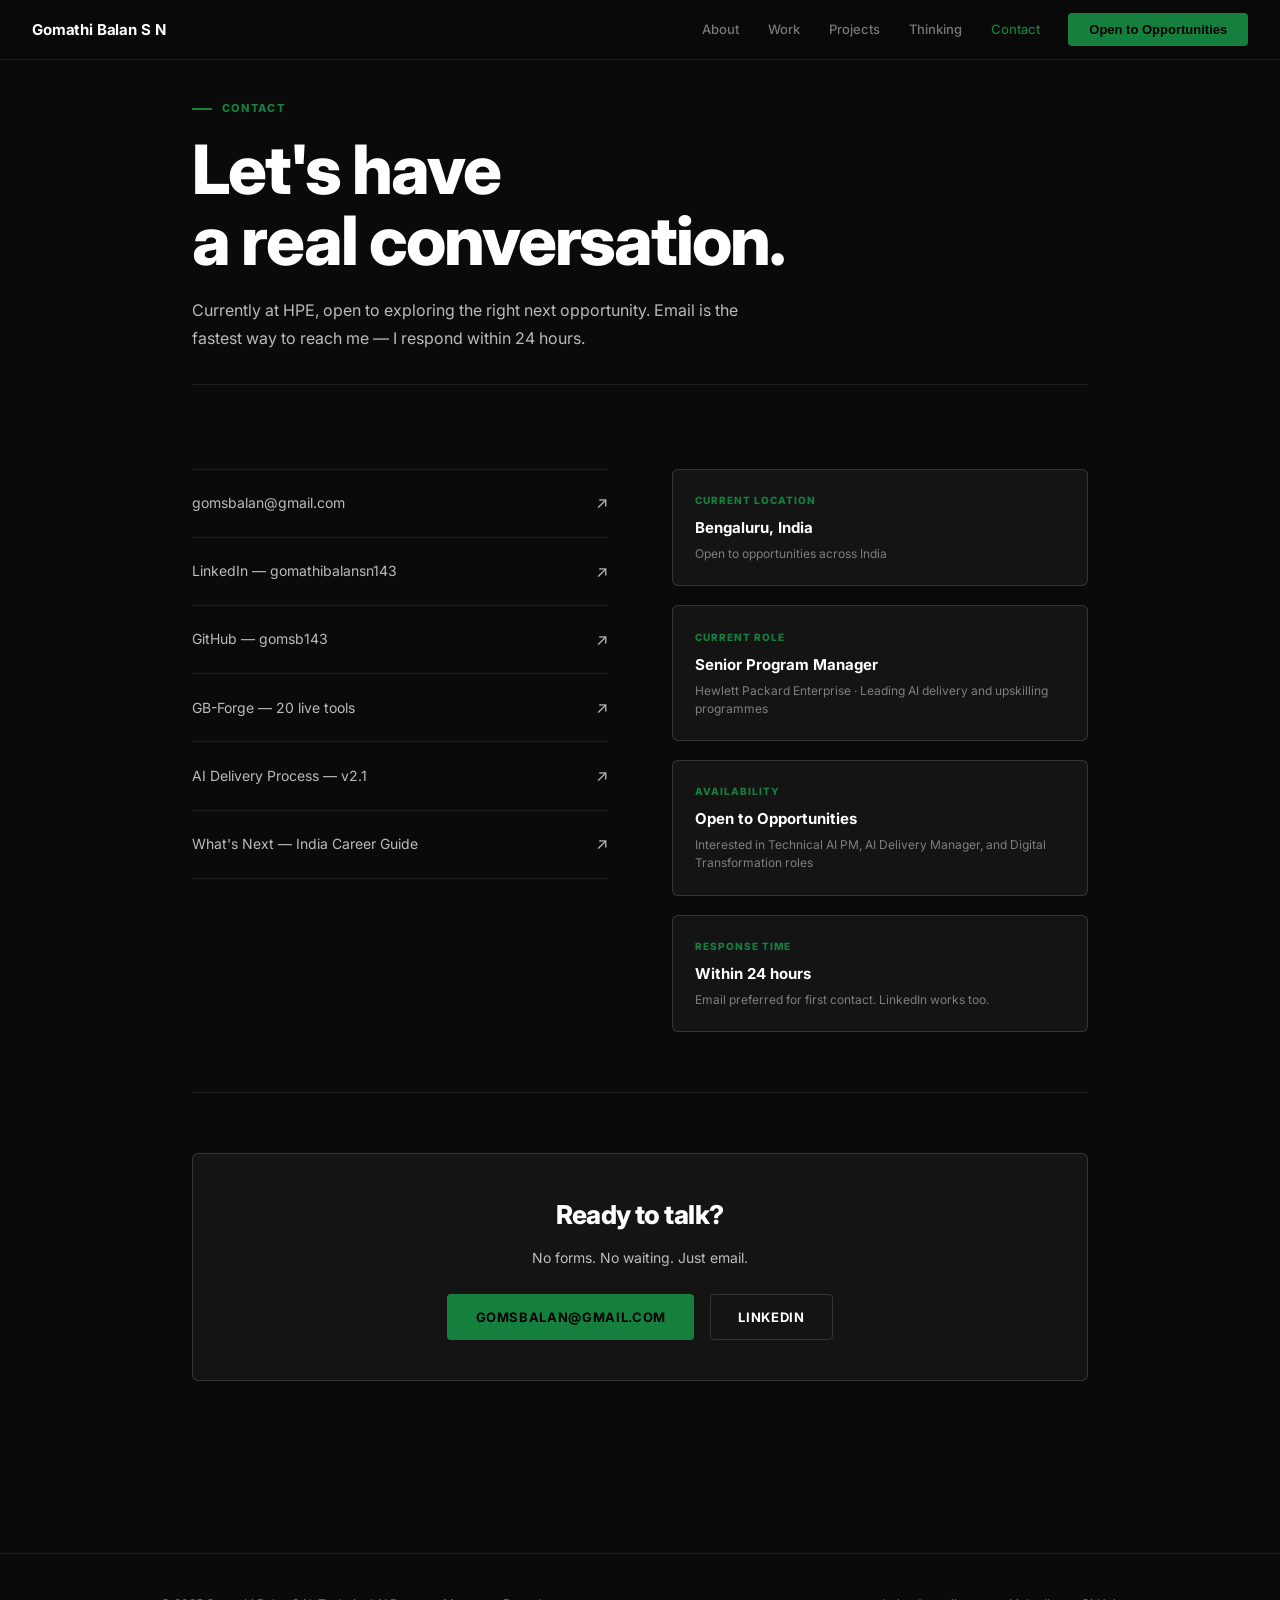
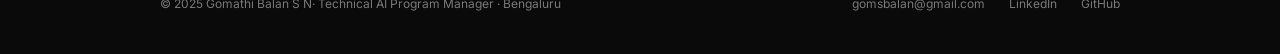
<file: in-contact.html>
<!DOCTYPE html>
<html lang="en">
<head>
  <meta charset="UTF-8"><meta name="viewport" content="width=device-width, initial-scale=1.0">
  <title>Contact — Gomathi Balan S N</title>
  <link rel="preconnect" href="https://fonts.googleapis.com">
  <link href="https://fonts.googleapis.com/css2?family=Inter:wght@400;500;600;700;800&display=swap" rel="stylesheet">
  <link rel="stylesheet" href="in-shared.css">
  <style>
    .contact-grid{display:grid;grid-template-columns:1fr 1fr;gap:4rem;align-items:start;margin-top:1.5rem;}
    .contact-links{display:flex;flex-direction:column;}
    .contact-link{display:flex;align-items:center;justify-content:space-between;padding:1.3rem 0;border-bottom:1px solid var(--border);font-size:14px;color:var(--text2);transition:color .2s;}
    .contact-link:first-child{border-top:1px solid var(--border);}
    .contact-link:hover{color:var(--accent);}
    .contact-arr{font-size:16px;transition:transform .2s;}
    .contact-link:hover .contact-arr{transform:translate(3px,-3px);}
    .meta-cards{display:flex;flex-direction:column;gap:1.2rem;}
    .meta-card{background:var(--bg2);border:1px solid var(--border2);border-radius:6px;padding:1.4rem;}
    .mc-label{font-size:10px;color:var(--accent);text-transform:uppercase;letter-spacing:.1em;font-weight:800;margin-bottom:.5rem;}
    .mc-value{font-size:15px;color:var(--text);font-weight:700;}
    .mc-sub{font-size:12px;color:var(--text3);margin-top:.3rem;line-height:1.5;}
    @media(max-width:768px){.contact-grid{grid-template-columns:1fr;gap:2.5rem;}}
  </style>
</head>
<body>
<nav>
  <a href="in-index.html" class="nav-brand">Gomathi Balan S N</a>
  <div class="nav-links">
    <a href="in-about.html" class="nav-link">About</a>
    <a href="in-work.html" class="nav-link">Work</a>
    <a href="in-projects.html" class="nav-link">Projects</a>
    <a href="in-story.html" class="nav-link">Thinking</a>
    <a href="in-contact.html" class="nav-link active">Contact</a>
    <button class="nav-cta" onclick="openModal('hire-modal')">Open to Opportunities</button>
  </div>
  <button class="hamburger" id="hamburger"><span></span><span></span><span></span></button>
</nav>
<div class="mobile-menu" id="mobile-menu">
  <a href="in-about.html">About</a><a href="in-work.html">Work</a><a href="in-projects.html">Projects</a><a href="in-story.html">Thinking</a><a href="in-contact.html">Contact</a>
  <a href="#" class="m-cta" onclick="openModal('hire-modal')">Open to Opportunities</a>
</div>

<div class="page">
  <div class="reveal">
    <p class="hero-tag">Contact</p>
    <h1 class="hero-h1">Let's have<br>a real conversation.</h1>
    <p class="hero-sub">Currently at HPE, open to exploring the right next opportunity. Email is the fastest way to reach me — I respond within 24 hours.</p>
  </div>

  <div class="sec reveal">
    <div class="contact-grid">
      <div>
        <div class="contact-links">
          <a href="mailto:gomsbalan@gmail.com" class="contact-link"><span>gomsbalan@gmail.com</span><span class="contact-arr">↗</span></a>
          <a href="https://www.linkedin.com/in/gomathibalansn143/" target="_blank" class="contact-link"><span>LinkedIn — gomathibalansn143</span><span class="contact-arr">↗</span></a>
          <a href="https://github.com/gomsb143" target="_blank" class="contact-link"><span>GitHub — gomsb143</span><span class="contact-arr">↗</span></a>
          <a href="https://gomsb143.github.io/gb-forge/" target="_blank" class="contact-link"><span>GB-Forge — 20 live tools</span><span class="contact-arr">↗</span></a>
          <a href="https://gomsb143.github.io/AI-Delivery-Process/" target="_blank" class="contact-link"><span>AI Delivery Process — v2.1</span><span class="contact-arr">↗</span></a>
          <a href="https://gomsb143.github.io/whatnext/" target="_blank" class="contact-link"><span>What's Next — India Career Guide</span><span class="contact-arr">↗</span></a>
        </div>
      </div>
      <div class="meta-cards">
        <div class="meta-card">
          <div class="mc-label">Current Location</div>
          <div class="mc-value">Bengaluru, India</div>
          <div class="mc-sub">Open to opportunities across India</div>
        </div>
        <div class="meta-card">
          <div class="mc-label">Current Role</div>
          <div class="mc-value">Senior Program Manager</div>
          <div class="mc-sub">Hewlett Packard Enterprise · Leading AI delivery and upskilling programmes</div>
        </div>
        <div class="meta-card">
          <div class="mc-label">Availability</div>
          <div class="mc-value">Open to Opportunities</div>
          <div class="mc-sub">Interested in Technical AI PM, AI Delivery Manager, and Digital Transformation roles</div>
        </div>
        <div class="meta-card">
          <div class="mc-label">Response Time</div>
          <div class="mc-value">Within 24 hours</div>
          <div class="mc-sub">Email preferred for first contact. LinkedIn works too.</div>
        </div>
      </div>
    </div>
  </div>

  <div class="sec reveal">
    <div style="background:var(--bg2);border:1px solid var(--border2);border-radius:6px;padding:2.5rem;text-align:center;">
      <h2 style="font-size:26px;font-weight:800;margin-bottom:.7rem;letter-spacing:-.02em;">Ready to talk?</h2>
      <p style="font-size:14px;color:var(--text2);margin-bottom:1.5rem;">No forms. No waiting. Just email.</p>
      <div class="btns" style="justify-content:center;">
        <a href="mailto:gomsbalan@gmail.com" class="btn btn-primary">gomsbalan@gmail.com</a>
        <a href="https://www.linkedin.com/in/gomathibalansn143/" target="_blank" class="btn btn-outline">LinkedIn</a>
      </div>
    </div>
  </div>
</div>

<footer>
  <div class="footer-inner">
    <span class="footer-copy">© 2025 Gomathi Balan S N· Technical AI Program Manager · Bengaluru</span>
    <div class="footer-links">
      <a href="mailto:gomsbalan@gmail.com" class="footer-link">gomsbalan@gmail.com</a>
      <a href="https://www.linkedin.com/in/gomathibalansn143/" class="footer-link" target="_blank">LinkedIn</a>
      <a href="https://github.com/gomsb143" class="footer-link" target="_blank">GitHub</a>
    </div>
  </div>
</footer>

<div id="hire-modal" class="modal" onclick="if(event.target===this)closeModal('hire-modal')">
  <div class="modal-box">
    <button class="modal-close" onclick="closeModal('hire-modal')">×</button>
    <span class="modal-tag">Why Work With Me</span>
    <h2 class="modal-title">What I actually bring</h2>
    <div style="display:flex;flex-direction:column;gap:1rem;margin-top:1rem;">
      <div style="padding:1rem;background:var(--bg3);border-left:3px solid var(--accent);border-radius:4px;"><div style="font-size:13px;font-weight:700;color:var(--text);margin-bottom:.3rem;">Engineering background — no translation layer</div><div style="font-size:12px;color:var(--text2);">Developer → DevOps → PM. I speak to engineers as a peer.</div></div>
      <div style="padding:1rem;background:var(--bg3);border-left:3px solid var(--accent);border-radius:4px;"><div style="font-size:13px;font-weight:700;color:var(--text);margin-bottom:.3rem;">Sprint throughput: 5 → 12 stories. Same team. 3 months.</div><div style="font-size:12px;color:var(--text2);">Structured delivery process. Real results. No extra headcount.</div></div>
      <div style="padding:1rem;background:var(--bg3);border-left:3px solid var(--accent);border-radius:4px;"><div style="font-size:13px;font-weight:700;color:var(--text);margin-bottom:.3rem;">8,000 people trained voluntarily in 3 months</div><div style="font-size:12px;color:var(--text2);">No mandate. Sessions people chose to attend because they were valuable.</div></div>
      <div style="padding:1rem;background:var(--bg3);border-left:3px solid var(--accent);border-radius:4px;"><div style="font-size:13px;font-weight:700;color:var(--text);margin-bottom:.3rem;">20+ tools built on my own time</div><div style="font-size:12px;color:var(--text2);">I build the things I manage. No permission needed.</div></div>
      <div style="padding:1rem;background:var(--bg3);border-left:3px solid var(--accent);border-radius:4px;"><div style="font-size:13px;font-weight:700;color:var(--text);margin-bottom:.3rem;">Senior enough to lead. Technical enough to build.</div><div style="font-size:12px;color:var(--text2);">That combination is rare. It's the gap I fill.</div></div>
    </div>
  </div>
</div>

<script src="in-nav.js"></script>
</body>
</html>
</file>
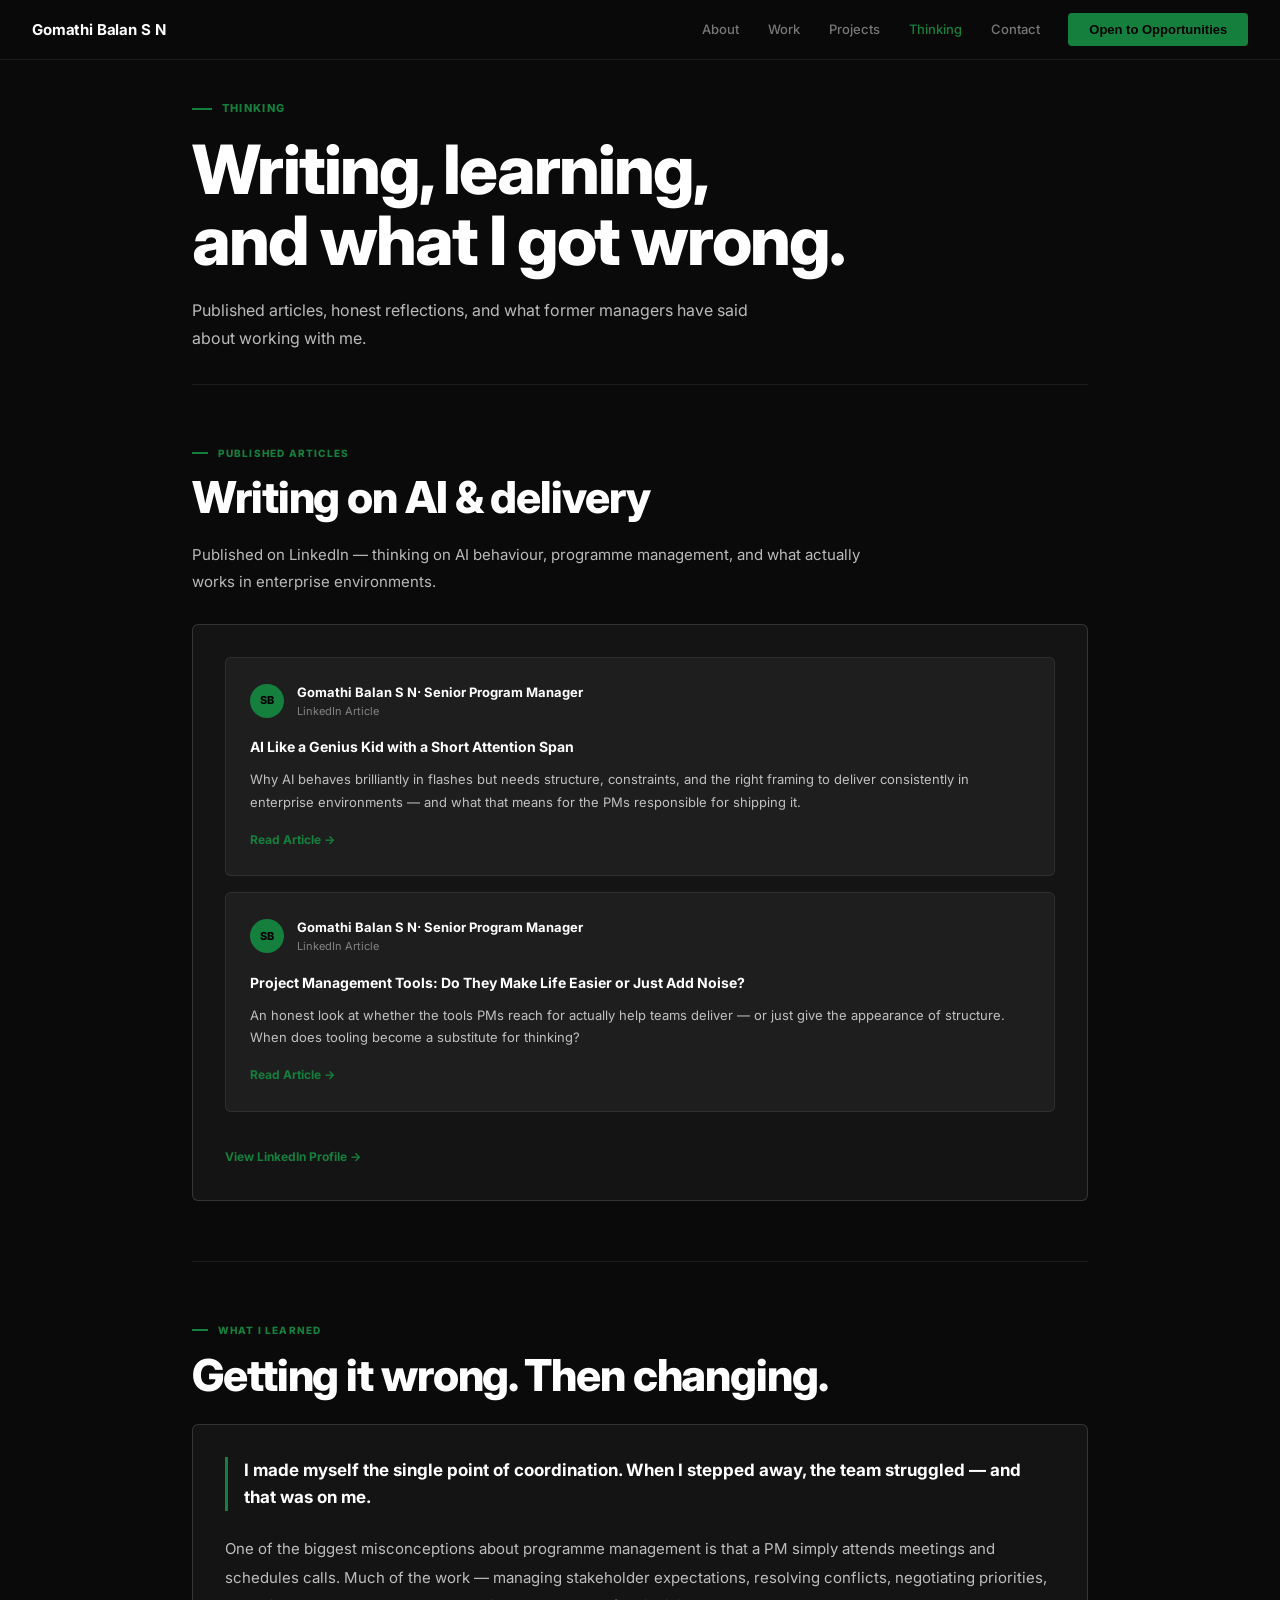
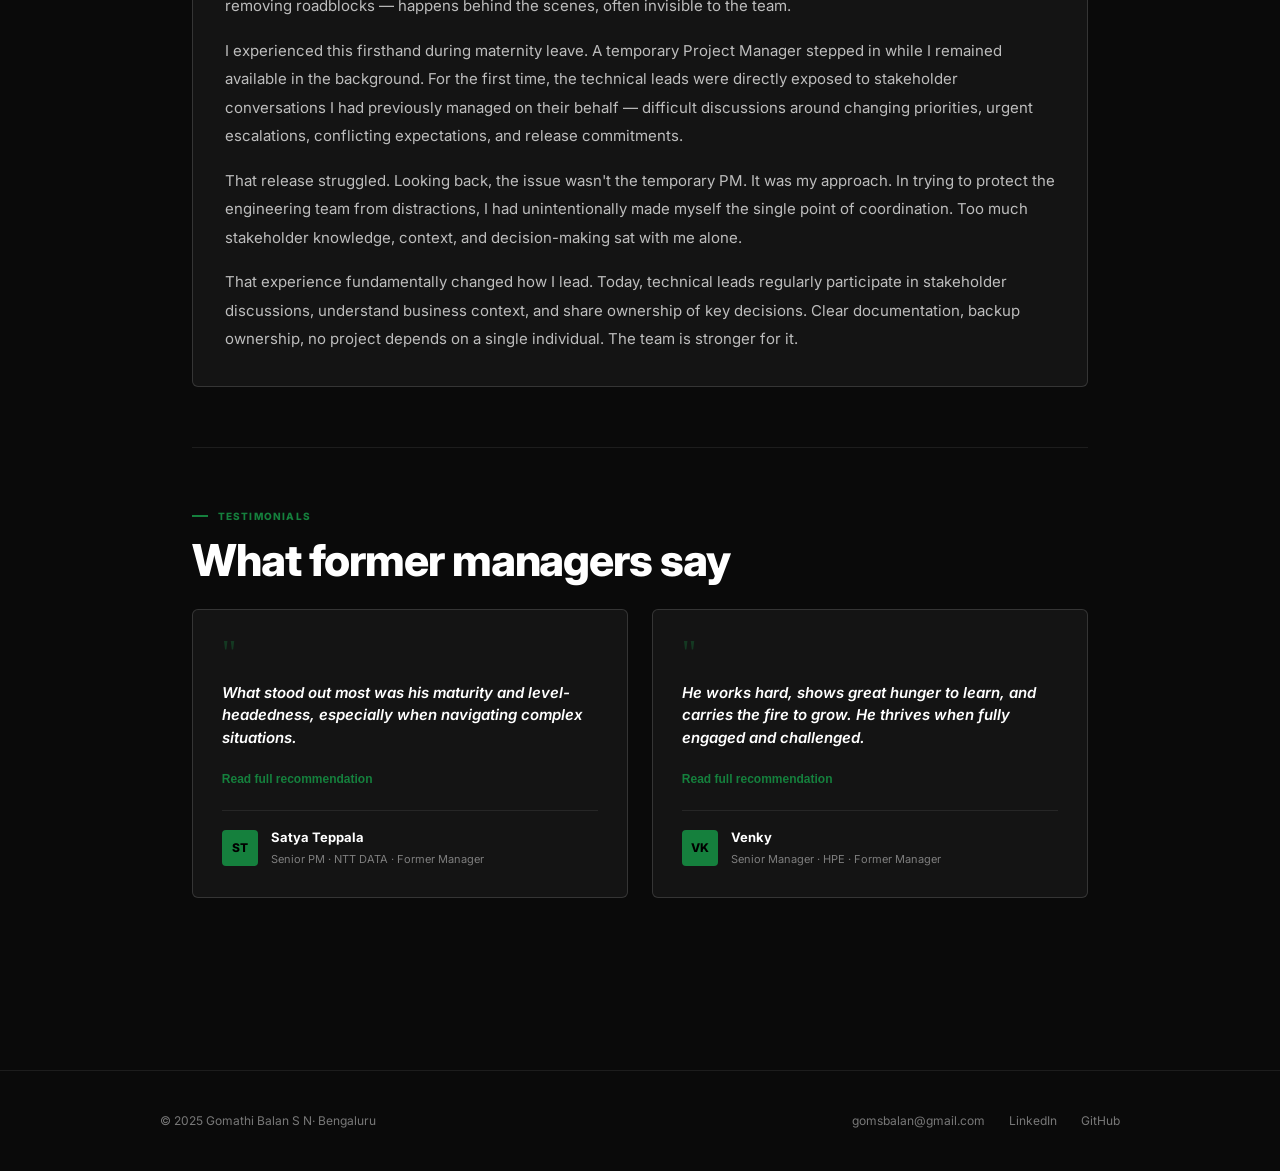
<file: in-story.html>
<!DOCTYPE html>
<html lang="en">
<head>
  <meta charset="UTF-8"><meta name="viewport" content="width=device-width, initial-scale=1.0">
  <title>Thinking — Gomathi Balan S N</title>
  <link rel="preconnect" href="https://fonts.googleapis.com">
  <link href="https://fonts.googleapis.com/css2?family=Inter:wght@400;500;600;700;800&display=swap" rel="stylesheet">
  <link rel="stylesheet" href="in-shared.css">
  <style>
    .li-card{background:var(--bg2);border:1px solid var(--border2);border-radius:6px;padding:2rem;margin-top:1.5rem;}
    .li-post{background:var(--bg3);border:1px solid var(--border);border-radius:6px;padding:1.5rem;margin-bottom:1rem;}
    .li-post:last-of-type{margin-bottom:0;}
    .li-header{display:flex;align-items:center;gap:.8rem;margin-bottom:1rem;}
    .li-avatar{width:34px;height:34px;border-radius:50%;background:var(--accent);display:flex;align-items:center;justify-content:center;font-size:11px;font-weight:800;color:#000;flex-shrink:0;}
    .li-name{font-size:13px;font-weight:700;color:var(--text);}
    .li-date{font-size:11px;color:var(--text3);}
    .li-title{font-size:14px;font-weight:700;color:var(--text);margin-bottom:.6rem;}
    .li-body{font-size:13px;color:var(--text2);line-height:1.75;}
    .failure-card{background:var(--bg2);border:1px solid var(--border2);border-radius:6px;padding:2rem;margin-top:1.5rem;}
    .failure-card p{font-size:15px;color:var(--text2);line-height:1.9;margin-bottom:1rem;}
    .failure-card p:last-child{margin-bottom:0;}
    .failure-card .pull{font-size:17px;font-weight:700;color:var(--text);border-left:3px solid var(--accent);padding-left:1rem;margin-bottom:1.5rem;line-height:1.6;}
    .testi-grid{display:grid;grid-template-columns:1fr 1fr;gap:1.5rem;margin-top:1.5rem;}
    .testi-card{background:var(--bg2);border:1px solid var(--border2);border-radius:6px;padding:1.8rem;transition:border-color .2s;}
    .testi-card:hover{border-color:var(--accent);}
    .testi-mark{font-size:36px;color:var(--accent);opacity:.35;line-height:.8;margin-bottom:.9rem;font-family:Georgia,serif;}
    .testi-pull{font-size:15px;color:var(--text);font-weight:600;line-height:1.5;margin-bottom:1rem;font-style:italic;}
    .testi-read-more{font-size:12px;color:var(--accent);cursor:pointer;background:none;border:none;padding:0;font-weight:700;}
    .testi-full{display:none;margin-top:.8rem;font-size:13px;color:var(--text2);line-height:1.8;font-style:italic;}
    .testi-full.open{display:block;}
    .testi-author{display:flex;align-items:center;gap:.8rem;margin-top:1.2rem;padding-top:1rem;border-top:1px solid var(--border);}
    .testi-avatar{width:36px;height:36px;border-radius:4px;background:var(--accent);display:flex;align-items:center;justify-content:center;font-size:12px;font-weight:800;color:#000;flex-shrink:0;}
    .testi-name{font-size:13px;font-weight:700;color:var(--text);}
    .testi-role{font-size:11px;color:var(--text3);margin-top:.2rem;}
    @media(max-width:600px){.testi-grid{grid-template-columns:1fr;}}
  </style>
</head>
<body>
<nav>
  <a href="in-index.html" class="nav-brand">Gomathi Balan S N</a>
  <div class="nav-links">
    <a href="in-about.html" class="nav-link">About</a>
    <a href="in-work.html" class="nav-link">Work</a>
    <a href="in-projects.html" class="nav-link">Projects</a>
    <a href="in-story.html" class="nav-link active">Thinking</a>
    <a href="in-contact.html" class="nav-link">Contact</a>
    <button class="nav-cta" onclick="openModal('hire-modal')">Open to Opportunities</button>
  </div>
  <button class="hamburger" id="hamburger"><span></span><span></span><span></span></button>
</nav>
<div class="mobile-menu" id="mobile-menu">
  <a href="in-about.html">About</a><a href="in-work.html">Work</a><a href="in-projects.html">Projects</a><a href="in-story.html">Thinking</a><a href="in-contact.html">Contact</a>
  <a href="#" class="m-cta" onclick="openModal('hire-modal')">Open to Opportunities</a>
</div>

<div class="page">
  <div class="reveal">
    <p class="hero-tag">Thinking</p>
    <h1 class="hero-h1">Writing, learning,<br>and what I got wrong.</h1>
    <p class="hero-sub">Published articles, honest reflections, and what former managers have said about working with me.</p>
  </div>

  <!-- LINKEDIN ARTICLES -->
  <div class="sec reveal">
    <p class="sec-tag">Published Articles</p>
    <h2 class="sec-h2">Writing on AI & delivery</h2>
    <p class="sec-intro">Published on LinkedIn — thinking on AI behaviour, programme management, and what actually works in enterprise environments.</p>
    <div class="li-card">
      <div class="li-post">
        <div class="li-header">
          <div class="li-avatar">SB</div>
          <div><div class="li-name">Gomathi Balan S N· Senior Program Manager</div><div class="li-date">LinkedIn Article</div></div>
        </div>
        <div class="li-title">AI Like a Genius Kid with a Short Attention Span</div>
        <div class="li-body">Why AI behaves brilliantly in flashes but needs structure, constraints, and the right framing to deliver consistently in enterprise environments — and what that means for the PMs responsible for shipping it.</div>
        <a href="https://www.linkedin.com/pulse/ai-like-genius-kid-short-attention-span-gomathibalan-sn-wn3yc/?trackingId=zwjUz6RuRyKGa52N8f%2BdLA%3D%3D" target="_blank" class="card-link" style="margin-top:1rem;display:inline-flex;">Read Article →</a>
      </div>
      <div class="li-post">
        <div class="li-header">
          <div class="li-avatar">SB</div>
          <div><div class="li-name">Gomathi Balan S N· Senior Program Manager</div><div class="li-date">LinkedIn Article</div></div>
        </div>
        <div class="li-title">Project Management Tools: Do They Make Life Easier or Just Add Noise?</div>
        <div class="li-body">An honest look at whether the tools PMs reach for actually help teams deliver — or just give the appearance of structure. When does tooling become a substitute for thinking?</div>
        <a href="https://www.linkedin.com/pulse/project-management-tools-do-make-life-easieror-just-add-sn-bghac/?trackingId=zwjUz6RuRyKGa52N8f%2BdLA%3D%3D" target="_blank" class="card-link" style="margin-top:1rem;display:inline-flex;">Read Article →</a>
      </div>
      <div style="margin-top:1.2rem;">
        <a href="https://www.linkedin.com/in/gomathibalansn143/" target="_blank" class="card-link">View LinkedIn Profile →</a>
      </div>
    </div>
  </div>

  <!-- WHAT WENT WRONG -->
  <div class="sec reveal">
    <p class="sec-tag">What I Learned</p>
    <h2 class="sec-h2">Getting it wrong. Then changing.</h2>
    <div class="failure-card">
      <p class="pull">I made myself the single point of coordination. When I stepped away, the team struggled — and that was on me.</p>
      <p>One of the biggest misconceptions about programme management is that a PM simply attends meetings and schedules calls. Much of the work — managing stakeholder expectations, resolving conflicts, negotiating priorities, removing roadblocks — happens behind the scenes, often invisible to the team.</p>
      <p>I experienced this firsthand during maternity leave. A temporary Project Manager stepped in while I remained available in the background. For the first time, the technical leads were directly exposed to stakeholder conversations I had previously managed on their behalf — difficult discussions around changing priorities, urgent escalations, conflicting expectations, and release commitments.</p>
      <p>That release struggled. Looking back, the issue wasn't the temporary PM. It was my approach. In trying to protect the engineering team from distractions, I had unintentionally made myself the single point of coordination. Too much stakeholder knowledge, context, and decision-making sat with me alone.</p>
      <p>That experience fundamentally changed how I lead. Today, technical leads regularly participate in stakeholder discussions, understand business context, and share ownership of key decisions. Clear documentation, backup ownership, no project depends on a single individual. The team is stronger for it.</p>
    </div>
  </div>

  <!-- TESTIMONIALS -->
  <div class="sec reveal">
    <p class="sec-tag">Testimonials</p>
    <h2 class="sec-h2">What former managers say</h2>
    <div class="testi-grid">
      <div class="testi-card">
        <div class="testi-mark">"</div>
        <p class="testi-pull">What stood out most was his maturity and level-headedness, especially when navigating complex situations.</p>
        <button class="testi-read-more" onclick="this.nextElementSibling.classList.toggle('open');this.textContent=this.nextElementSibling.classList.contains('open')?'Show less':'Read full recommendation'">Read full recommendation</button>
        <div class="testi-full">I had the pleasure of working closely with Balan for over a year. From the outset, Balan impressed me with his eagerness to learn and his proactive approach to tackling new challenges. He consistently sought out opportunities to expand his skills and took initiative in driving projects forward. His ability to communicate effectively and manage stakeholder expectations contributed greatly to our project successes.</div>
        <div class="testi-author"><div class="testi-avatar">ST</div><div><div class="testi-name">Satya Teppala</div><div class="testi-role">Senior PM · NTT DATA · Former Manager</div></div></div>
      </div>
      <div class="testi-card">
        <div class="testi-mark">"</div>
        <p class="testi-pull">He works hard, shows great hunger to learn, and carries the fire to grow. He thrives when fully engaged and challenged.</p>
        <button class="testi-read-more" onclick="this.nextElementSibling.classList.toggle('open');this.textContent=this.nextElementSibling.classList.contains('open')?'Show less':'Read full recommendation'">Read full recommendation</button>
        <div class="testi-full">Balan demonstrates high energy and strong potential in driving execution. He is keen on establishing processes and streamlining work wherever possible.</div>
        <div class="testi-author"><div class="testi-avatar">VK</div><div><div class="testi-name">Venky</div><div class="testi-role">Senior Manager · HPE · Former Manager</div></div></div>
      </div>
    </div>
  </div>
</div>

<footer><div class="footer-inner"><span class="footer-copy">© 2025 Gomathi Balan S N· Bengaluru</span><div class="footer-links"><a href="mailto:gomsbalan@gmail.com" class="footer-link">gomsbalan@gmail.com</a><a href="https://www.linkedin.com/in/gomathibalansn143/" class="footer-link" target="_blank">LinkedIn</a><a href="https://github.com/gomsb143" class="footer-link" target="_blank">GitHub</a></div></div></footer>

<div id="hire-modal" class="modal" onclick="if(event.target===this)closeModal('hire-modal')"><div class="modal-box"><button class="modal-close" onclick="closeModal('hire-modal')">×</button><span class="modal-tag">Why Work With Me</span><h2 class="modal-title">What I actually bring</h2><div style="display:flex;flex-direction:column;gap:1rem;margin-top:1rem;"><div style="padding:1rem;background:var(--bg3);border-left:3px solid var(--accent);border-radius:4px;"><div style="font-size:13px;font-weight:700;color:var(--text);margin-bottom:.3rem;">Engineering background — no translation layer</div><div style="font-size:12px;color:var(--text2);">Developer → DevOps → PM. I speak to engineers as a peer.</div></div><div style="padding:1rem;background:var(--bg3);border-left:3px solid var(--accent);border-radius:4px;"><div style="font-size:13px;font-weight:700;color:var(--text);margin-bottom:.3rem;">5 → 12 sprint stories. Same team. 3 months.</div><div style="font-size:12px;color:var(--text2);">Structured delivery. Real results. No extra headcount.</div></div><div style="padding:1rem;background:var(--bg3);border-left:3px solid var(--accent);border-radius:4px;"><div style="font-size:13px;font-weight:700;color:var(--text);margin-bottom:.3rem;">Open to new opportunities in India</div><div style="font-size:12px;color:var(--text2);">Currently at HPE. Ready for the right conversation.</div></div></div></div></div>

<script src="in-nav.js"></script>
</body>
</html>
</file>
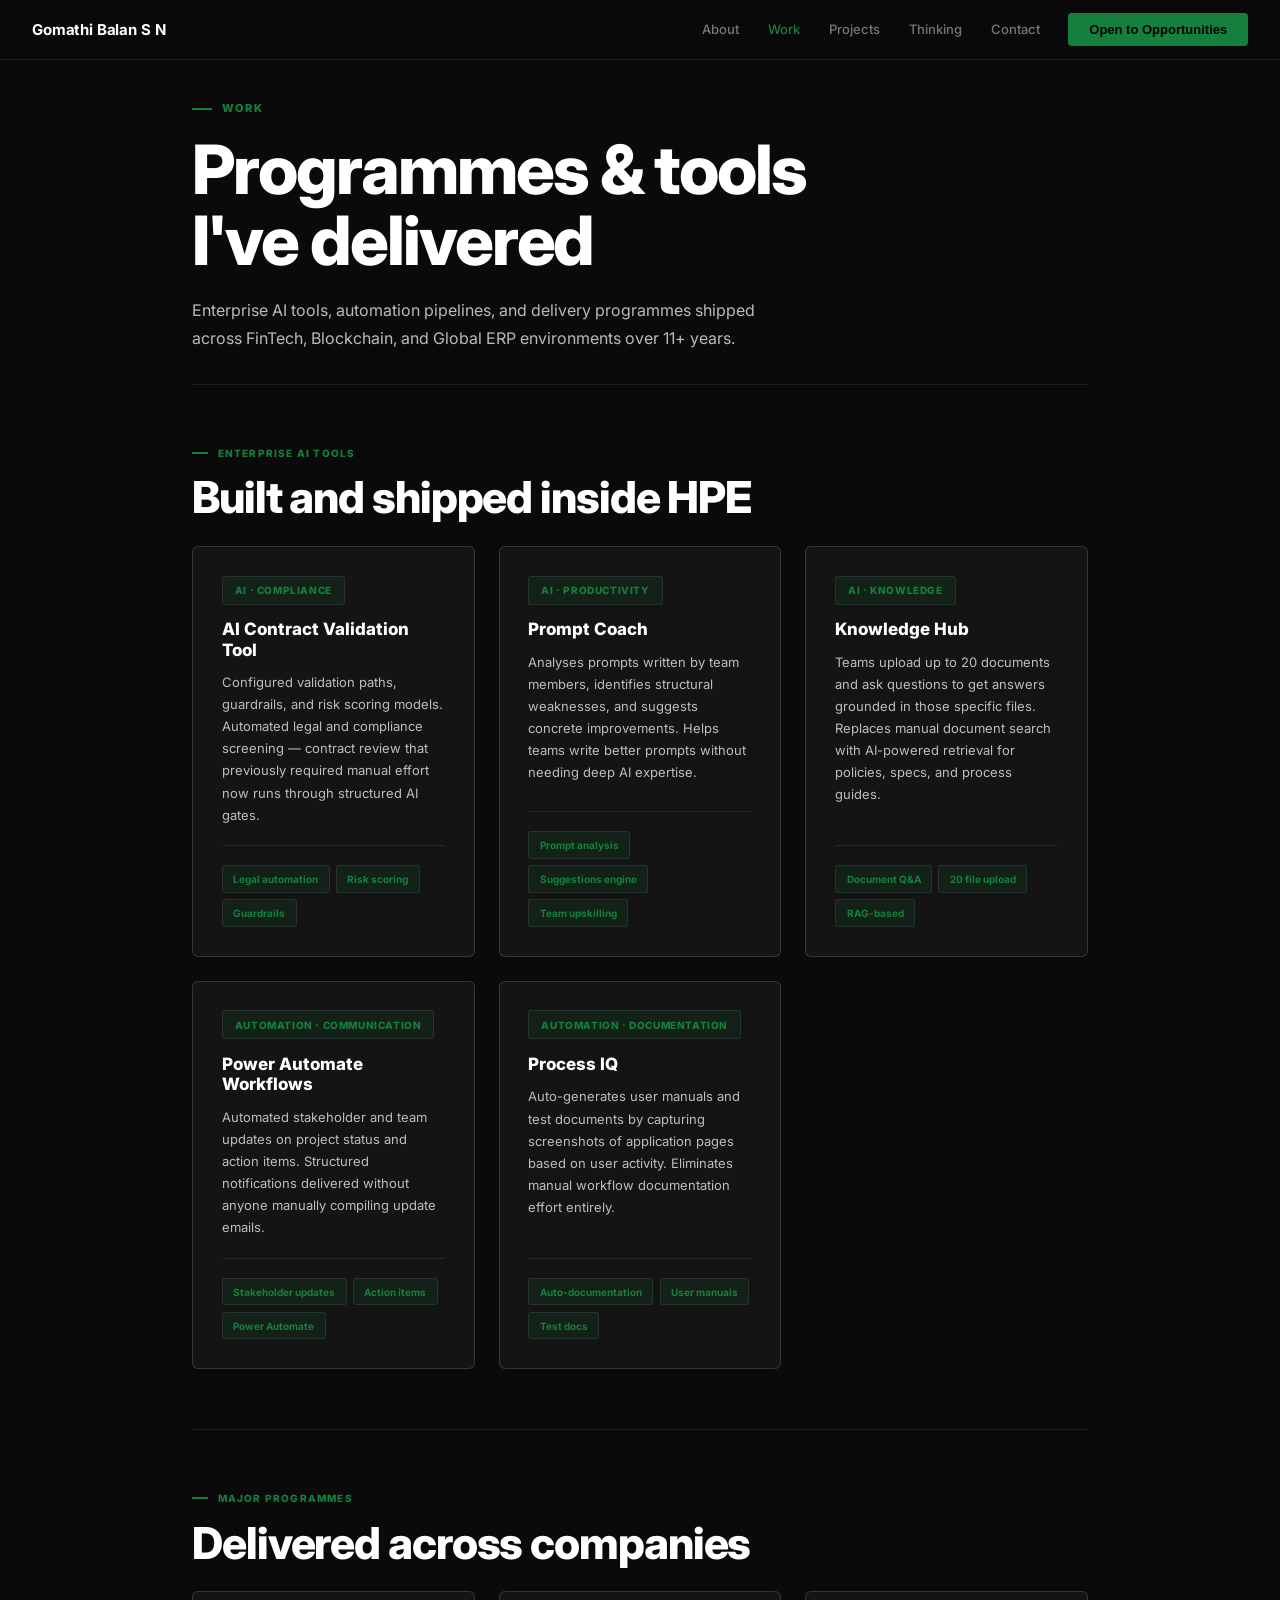
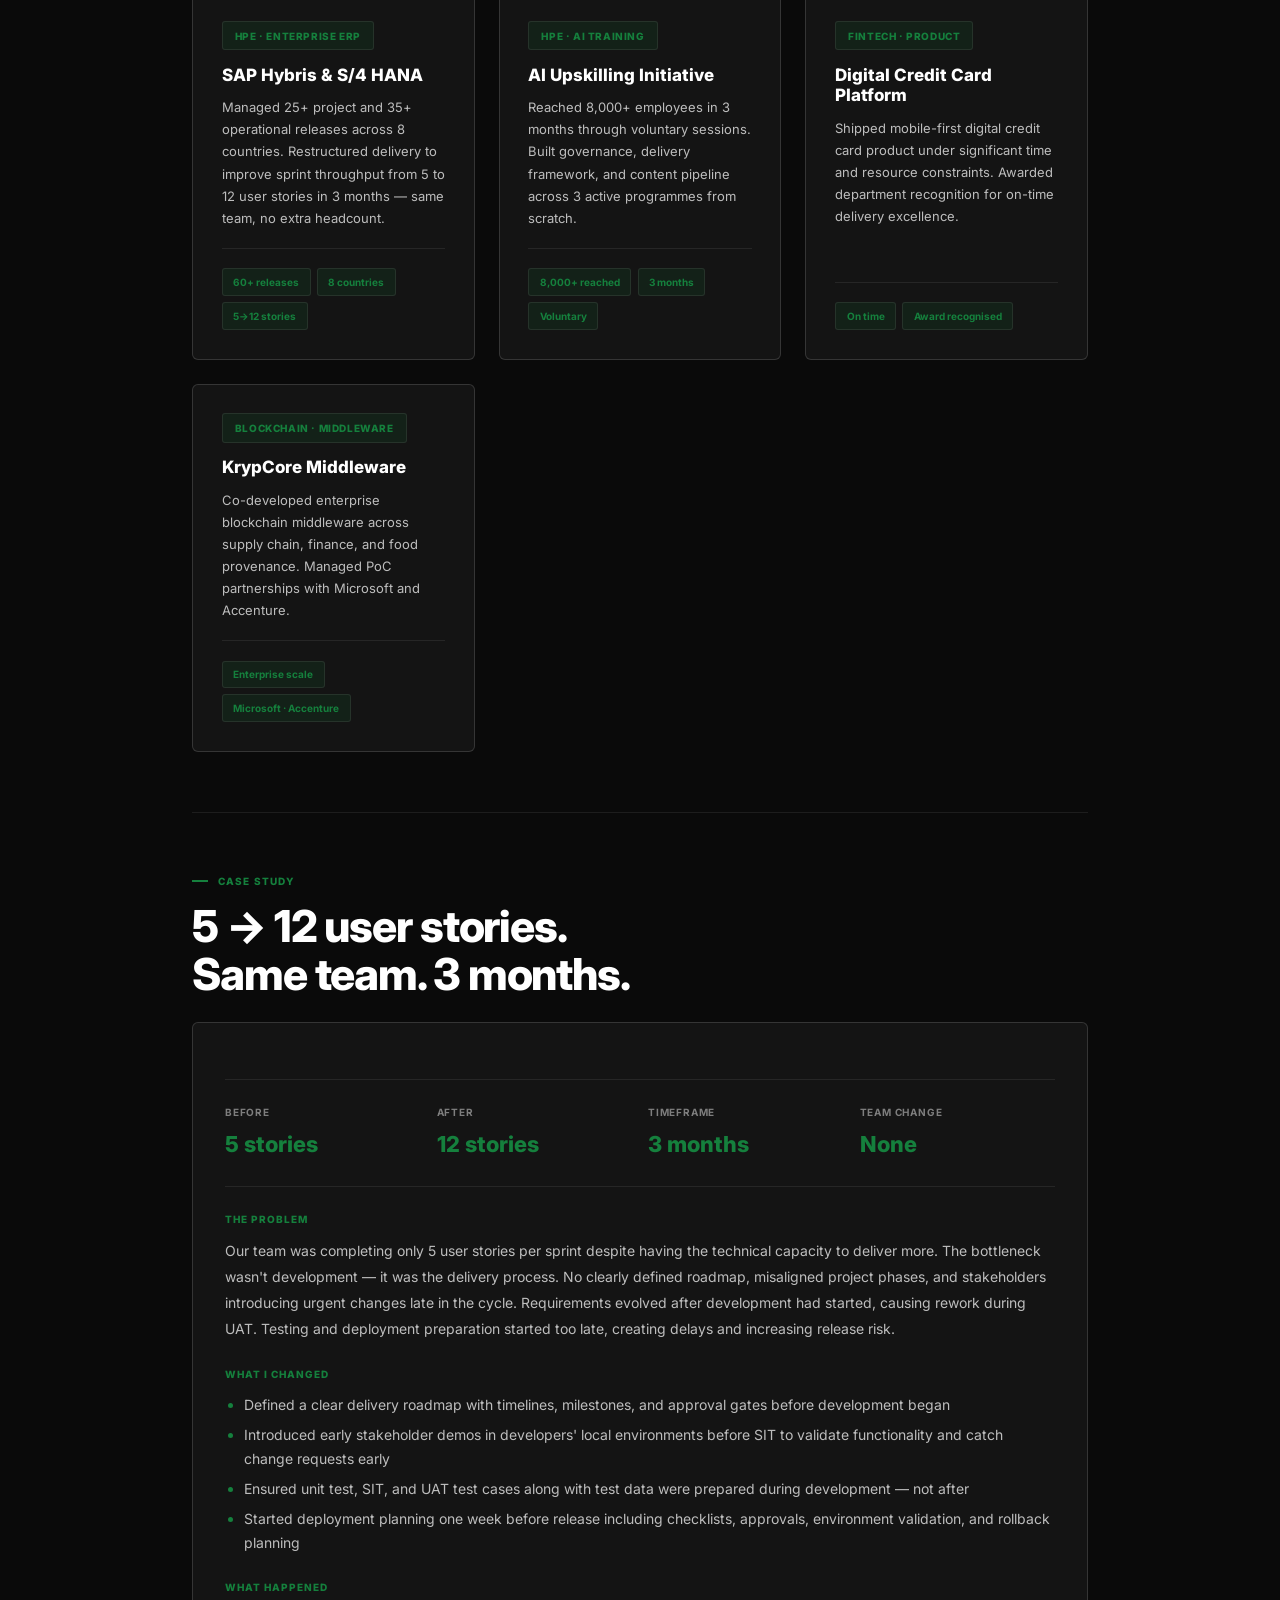
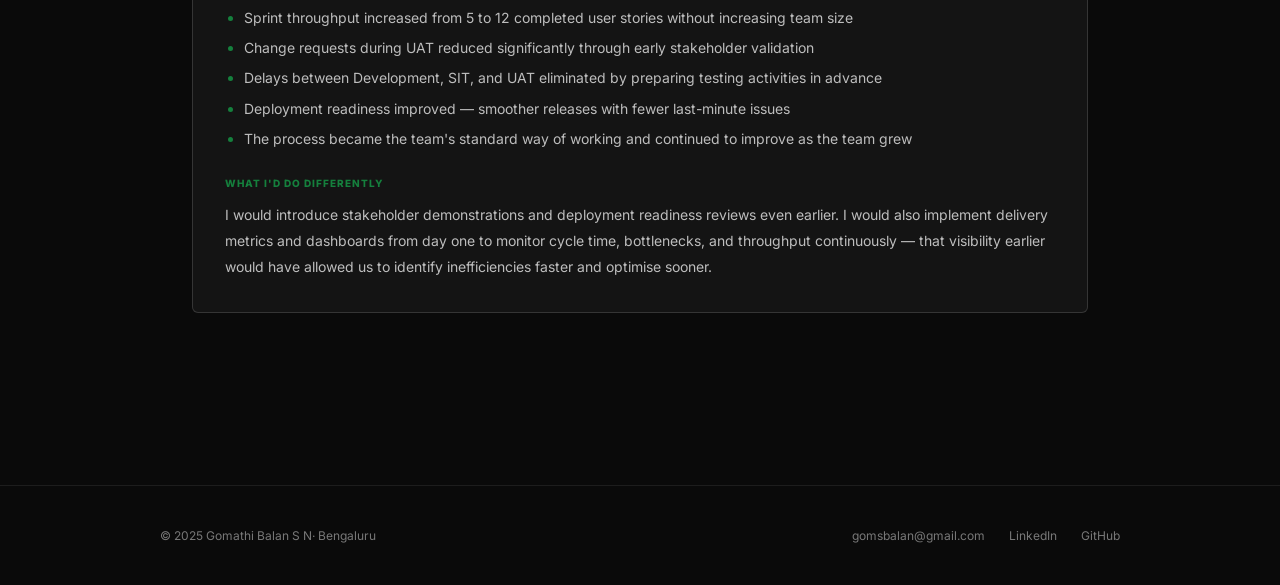
<file: in-work.html>
<!DOCTYPE html>
<html lang="en">
<head>
  <meta charset="UTF-8"><meta name="viewport" content="width=device-width, initial-scale=1.0">
  <title>Work — Gomathi Balan S N</title>
  <link rel="preconnect" href="https://fonts.googleapis.com">
  <link href="https://fonts.googleapis.com/css2?family=Inter:wght@400;500;600;700;800&display=swap" rel="stylesheet">
  <link rel="stylesheet" href="in-shared.css">
  <style>
    .cs-card{background:var(--bg2);border:1px solid var(--border2);border-radius:6px;padding:2rem;margin-top:1.5rem;}
    .cs-meta{display:grid;grid-template-columns:repeat(4,1fr);gap:1rem;padding:1.5rem 0;border-top:1px solid var(--border);border-bottom:1px solid var(--border);margin:1.5rem 0;}
    .cs-meta-item{display:flex;flex-direction:column;}
    .cs-meta-label{font-size:10px;color:var(--text3);text-transform:uppercase;letter-spacing:.08em;font-weight:700;margin-bottom:.4rem;}
    .cs-meta-value{font-size:22px;font-weight:800;color:var(--accent);}
    .cs-section{margin-bottom:1.5rem;}
    .cs-section:last-child{margin-bottom:0;}
    .cs-section-label{font-size:10px;font-weight:800;color:var(--accent);text-transform:uppercase;letter-spacing:.1em;margin-bottom:.7rem;}
    .cs-section p{font-size:14px;color:var(--text2);line-height:1.85;}
    .cs-section ul{padding-left:1.2rem;margin-top:.5rem;display:flex;flex-direction:column;gap:.4rem;}
    .cs-section ul li{font-size:14px;color:var(--text2);line-height:1.7;}
    .cs-section ul li::marker{color:var(--accent);}
    @media(max-width:600px){.cs-meta{grid-template-columns:1fr 1fr;}}
  </style>
</head>
<body>
<nav>
  <a href="in-index.html" class="nav-brand">Gomathi Balan S N</a>
  <div class="nav-links">
    <a href="in-about.html" class="nav-link">About</a>
    <a href="in-work.html" class="nav-link active">Work</a>
    <a href="in-projects.html" class="nav-link">Projects</a>
    <a href="in-story.html" class="nav-link">Thinking</a>
    <a href="in-contact.html" class="nav-link">Contact</a>
    <button class="nav-cta" onclick="openModal('hire-modal')">Open to Opportunities</button>
  </div>
  <button class="hamburger" id="hamburger"><span></span><span></span><span></span></button>
</nav>
<div class="mobile-menu" id="mobile-menu">
  <a href="in-about.html">About</a><a href="in-work.html">Work</a><a href="in-projects.html">Projects</a><a href="in-story.html">Thinking</a><a href="in-contact.html">Contact</a>
  <a href="#" class="m-cta" onclick="openModal('hire-modal')">Open to Opportunities</a>
</div>

<div class="page">
  <div class="reveal">
    <p class="hero-tag">Work</p>
    <h1 class="hero-h1">Programmes & tools<br>I've delivered</h1>
    <p class="hero-sub">Enterprise AI tools, automation pipelines, and delivery programmes shipped across FinTech, Blockchain, and Global ERP environments over 11+ years.</p>
  </div>

  <!-- ENTERPRISE TOOLS -->
  <div class="sec reveal">
    <p class="sec-tag">Enterprise AI Tools</p>
    <h2 class="sec-h2">Built and shipped inside HPE</h2>
    <div class="cards-grid">
      <div class="card clickable" onclick="openModal('prod1')">
        <span class="card-badge">AI · Compliance</span>
        <h3 class="card-title">AI Contract Validation Tool</h3>
        <p class="card-desc">Configured validation paths, guardrails, and risk scoring models. Automated legal and compliance screening — contract review that previously required manual effort now runs through structured AI gates.</p>
        <div class="card-tags"><span class="tag">Legal automation</span><span class="tag">Risk scoring</span><span class="tag">Guardrails</span></div>
      </div>
      <div class="card clickable" onclick="openModal('prompt-coach')">
        <span class="card-badge">AI · Productivity</span>
        <h3 class="card-title">Prompt Coach</h3>
        <p class="card-desc">Analyses prompts written by team members, identifies structural weaknesses, and suggests concrete improvements. Helps teams write better prompts without needing deep AI expertise.</p>
        <div class="card-tags"><span class="tag">Prompt analysis</span><span class="tag">Suggestions engine</span><span class="tag">Team upskilling</span></div>
      </div>
      <div class="card clickable" onclick="openModal('knowledge-hub')">
        <span class="card-badge">AI · Knowledge</span>
        <h3 class="card-title">Knowledge Hub</h3>
        <p class="card-desc">Teams upload up to 20 documents and ask questions to get answers grounded in those specific files. Replaces manual document search with AI-powered retrieval for policies, specs, and process guides.</p>
        <div class="card-tags"><span class="tag">Document Q&A</span><span class="tag">20 file upload</span><span class="tag">RAG-based</span></div>
      </div>
      <div class="card clickable" onclick="openModal('power-automate')">
        <span class="card-badge">Automation · Communication</span>
        <h3 class="card-title">Power Automate Workflows</h3>
        <p class="card-desc">Automated stakeholder and team updates on project status and action items. Structured notifications delivered without anyone manually compiling update emails.</p>
        <div class="card-tags"><span class="tag">Stakeholder updates</span><span class="tag">Action items</span><span class="tag">Power Automate</span></div>
      </div>
      <div class="card clickable" onclick="openModal('process-iq')">
        <span class="card-badge">Automation · Documentation</span>
        <h3 class="card-title">Process IQ</h3>
        <p class="card-desc">Auto-generates user manuals and test documents by capturing screenshots of application pages based on user activity. Eliminates manual workflow documentation effort entirely.</p>
        <div class="card-tags"><span class="tag">Auto-documentation</span><span class="tag">User manuals</span><span class="tag">Test docs</span></div>
      </div>
    </div>
  </div>

  <!-- PROGRAMMES -->
  <div class="sec reveal">
    <p class="sec-tag">Major Programmes</p>
    <h2 class="sec-h2">Delivered across companies</h2>
    <div class="cards-grid">
      <div class="card clickable" onclick="openModal('sap')">
        <span class="card-badge">HPE · Enterprise ERP</span>
        <h3 class="card-title">SAP Hybris & S/4 HANA</h3>
        <p class="card-desc">Managed 25+ project and 35+ operational releases across 8 countries. Restructured delivery to improve sprint throughput from 5 to 12 user stories in 3 months — same team, no extra headcount.</p>
        <div class="card-tags"><span class="tag">60+ releases</span><span class="tag">8 countries</span><span class="tag">5→12 stories</span></div>
      </div>
      <div class="card clickable" onclick="openModal('upskill')">
        <span class="card-badge">HPE · AI Training</span>
        <h3 class="card-title">AI Upskilling Initiative</h3>
        <p class="card-desc">Reached 8,000+ employees in 3 months through voluntary sessions. Built governance, delivery framework, and content pipeline across 3 active programmes from scratch.</p>
        <div class="card-tags"><span class="tag">8,000+ reached</span><span class="tag">3 months</span><span class="tag">Voluntary</span></div>
      </div>
      <div class="card clickable" onclick="openModal('credit')">
        <span class="card-badge">FinTech · Product</span>
        <h3 class="card-title">Digital Credit Card Platform</h3>
        <p class="card-desc">Shipped mobile-first digital credit card product under significant time and resource constraints. Awarded department recognition for on-time delivery excellence.</p>
        <div class="card-tags"><span class="tag">On time</span><span class="tag">Award recognised</span></div>
      </div>
      <div class="card clickable" onclick="openModal('krypcore')">
        <span class="card-badge">Blockchain · Middleware</span>
        <h3 class="card-title">KrypCore Middleware</h3>
        <p class="card-desc">Co-developed enterprise blockchain middleware across supply chain, finance, and food provenance. Managed PoC partnerships with Microsoft and Accenture.</p>
        <div class="card-tags"><span class="tag">Enterprise scale</span><span class="tag">Microsoft · Accenture</span></div>
      </div>
    </div>
  </div>

  <!-- CASE STUDY -->
  <div class="sec reveal">
    <p class="sec-tag">Case Study</p>
    <h2 class="sec-h2">5 → 12 user stories.<br>Same team. 3 months.</h2>
    <div class="cs-card">
      <div class="cs-meta">
        <div class="cs-meta-item"><span class="cs-meta-label">Before</span><span class="cs-meta-value">5 stories</span></div>
        <div class="cs-meta-item"><span class="cs-meta-label">After</span><span class="cs-meta-value">12 stories</span></div>
        <div class="cs-meta-item"><span class="cs-meta-label">Timeframe</span><span class="cs-meta-value">3 months</span></div>
        <div class="cs-meta-item"><span class="cs-meta-label">Team change</span><span class="cs-meta-value">None</span></div>
      </div>
      <div class="cs-section">
        <div class="cs-section-label">The Problem</div>
        <p>Our team was completing only 5 user stories per sprint despite having the technical capacity to deliver more. The bottleneck wasn't development — it was the delivery process. No clearly defined roadmap, misaligned project phases, and stakeholders introducing urgent changes late in the cycle. Requirements evolved after development had started, causing rework during UAT. Testing and deployment preparation started too late, creating delays and increasing release risk.</p>
      </div>
      <div class="cs-section">
        <div class="cs-section-label">What I Changed</div>
        <ul>
          <li>Defined a clear delivery roadmap with timelines, milestones, and approval gates before development began</li>
          <li>Introduced early stakeholder demos in developers' local environments before SIT to validate functionality and catch change requests early</li>
          <li>Ensured unit test, SIT, and UAT test cases along with test data were prepared during development — not after</li>
          <li>Started deployment planning one week before release including checklists, approvals, environment validation, and rollback planning</li>
        </ul>
      </div>
      <div class="cs-section">
        <div class="cs-section-label">What Happened</div>
        <ul>
          <li>Sprint throughput increased from 5 to 12 completed user stories without increasing team size</li>
          <li>Change requests during UAT reduced significantly through early stakeholder validation</li>
          <li>Delays between Development, SIT, and UAT eliminated by preparing testing activities in advance</li>
          <li>Deployment readiness improved — smoother releases with fewer last-minute issues</li>
          <li>The process became the team's standard way of working and continued to improve as the team grew</li>
        </ul>
      </div>
      <div class="cs-section">
        <div class="cs-section-label">What I'd Do Differently</div>
        <p>I would introduce stakeholder demonstrations and deployment readiness reviews even earlier. I would also implement delivery metrics and dashboards from day one to monitor cycle time, bottlenecks, and throughput continuously — that visibility earlier would have allowed us to identify inefficiencies faster and optimise sooner.</p>
      </div>
    </div>
  </div>
</div>

<footer><div class="footer-inner"><span class="footer-copy">© 2025 Gomathi Balan S N· Bengaluru</span><div class="footer-links"><a href="mailto:gomsbalan@gmail.com" class="footer-link">gomsbalan@gmail.com</a><a href="https://www.linkedin.com/in/gomathibalansn143/" class="footer-link" target="_blank">LinkedIn</a><a href="https://github.com/gomsb143" class="footer-link" target="_blank">GitHub</a></div></div></footer>

<!-- MODALS -->
<div id="prod1" class="modal" onclick="if(event.target===this)closeModal('prod1')"><div class="modal-box"><button class="modal-close" onclick="closeModal('prod1')">×</button><span class="modal-tag">HPE · AI · Compliance</span><h2 class="modal-title">AI Contract Validation Tool</h2><p class="modal-desc">Configured end-to-end validation pathways, guardrails, and AI-powered risk scoring models for legal and compliance screening. Contract review that previously required manual effort now runs through structured AI gates — reducing lag and de-risking regulatory penalties.</p><div class="modal-meta"><div><div class="mm-label">Type</div><div class="mm-value">Legal automation</div></div><div><div class="mm-label">Impact</div><div class="mm-value">Risk reduction</div></div></div></div></div>
<div id="prompt-coach" class="modal" onclick="if(event.target===this)closeModal('prompt-coach')"><div class="modal-box"><button class="modal-close" onclick="closeModal('prompt-coach')">×</button><span class="modal-tag">HPE · AI · Productivity</span><h2 class="modal-title">Prompt Coach</h2><p class="modal-desc">Analyses prompts written by team members, identifies structural weaknesses, and suggests concrete improvements. Teams don't need deep AI expertise to write effective prompts — the tool guides them through it. Reduces LLM hallucination risk by improving input quality at source.</p><div class="modal-meta"><div><div class="mm-label">Function</div><div class="mm-value">Prompt analysis</div></div><div><div class="mm-label">Outcome</div><div class="mm-value">Better outputs</div></div></div></div></div>
<div id="knowledge-hub" class="modal" onclick="if(event.target===this)closeModal('knowledge-hub')"><div class="modal-box"><button class="modal-close" onclick="closeModal('knowledge-hub')">×</button><span class="modal-tag">HPE · AI · Knowledge</span><h2 class="modal-title">Knowledge Hub</h2><p class="modal-desc">Teams upload up to 20 documents simultaneously and ask questions grounded specifically in those files. Replaces time-consuming manual document search with AI-powered retrieval — useful for large policy documents, technical specs, and process guides referenced frequently.</p><div class="modal-meta"><div><div class="mm-label">Upload limit</div><div class="mm-value">20 files</div></div><div><div class="mm-label">Type</div><div class="mm-value">Document Q&A</div></div></div></div></div>
<div id="power-automate" class="modal" onclick="if(event.target===this)closeModal('power-automate')"><div class="modal-box"><button class="modal-close" onclick="closeModal('power-automate')">×</button><span class="modal-tag">HPE · Automation</span><h2 class="modal-title">Power Automate Workflows</h2><p class="modal-desc">Built automated workflows that send structured stakeholder and team updates on project status and action items. Teams no longer manually compile and send update emails — the workflow triggers based on project events and delivers consistent, formatted updates to the right people at the right time.</p><div class="modal-meta"><div><div class="mm-label">Tool</div><div class="mm-value">Power Automate</div></div><div><div class="mm-label">Output</div><div class="mm-value">Status updates</div></div></div></div></div>
<div id="process-iq" class="modal" onclick="if(event.target===this)closeModal('process-iq')"><div class="modal-box"><button class="modal-close" onclick="closeModal('process-iq')">×</button><span class="modal-tag">HPE · Automation · Docs</span><h2 class="modal-title">Process IQ</h2><p class="modal-desc">Automatically generates user manuals and test documents by capturing screenshots of application pages based on user activity. As a user walks through a process, the tool records each step and compiles it into structured documentation — eliminating the effort of manually writing up workflows after the fact.</p><div class="modal-meta"><div><div class="mm-label">Output</div><div class="mm-value">User manuals</div></div><div><div class="mm-label">Also produces</div><div class="mm-value">Test docs</div></div></div></div></div>
<div id="sap" class="modal" onclick="if(event.target===this)closeModal('sap')"><div class="modal-box"><button class="modal-close" onclick="closeModal('sap')">×</button><span class="modal-tag">HPE · SAP · Global ERP</span><h2 class="modal-title">SAP Hybris & S/4 HANA</h2><p class="modal-desc">Managed 25+ project and 35+ operational releases across 8 countries. Restructured delivery process to increase sprint throughput from 5 to 12 user stories within 3 months — same team, no extra headcount. Enabled real-time data flow across finance and supply chain through S/4 HANA integration.</p><div class="modal-meta"><div><div class="mm-label">Releases</div><div class="mm-value">60+</div></div><div><div class="mm-label">Countries</div><div class="mm-value">8</div></div><div><div class="mm-label">Before</div><div class="mm-value">5 stories/sprint</div></div><div><div class="mm-label">After</div><div class="mm-value">12 stories/sprint</div></div></div></div></div>
<div id="upskill" class="modal" onclick="if(event.target===this)closeModal('upskill')"><div class="modal-box"><button class="modal-close" onclick="closeModal('upskill')">×</button><span class="modal-tag">HPE · AI Training</span><h2 class="modal-title">AI Upskilling Initiative</h2><p class="modal-desc">Reached 8,000+ employees in 3 months through internal sessions, discussions, and demonstrations on AI tools and workflows. Entirely voluntary — no mandate, no requirement. Built governance framework, delivery pipeline, and session content across 3 active programmes.</p><div class="modal-meta"><div><div class="mm-label">Reached</div><div class="mm-value">8,000+</div></div><div><div class="mm-label">Timeframe</div><div class="mm-value">3 months</div></div><div><div class="mm-label">Mandate</div><div class="mm-value">Voluntary</div></div></div></div></div>
<div id="credit" class="modal" onclick="if(event.target===this)closeModal('credit')"><div class="modal-box"><button class="modal-close" onclick="closeModal('credit')">×</button><span class="modal-tag">Finnovation · FinTech</span><h2 class="modal-title">Digital Credit Card Platform</h2><p class="modal-desc">Shipped mobile-first digital credit card product under significant time and resource constraints. Coordinated across engineering, QA, and business to hit deadline. Awarded department recognition for on-time delivery excellence.</p><div class="modal-meta"><div><div class="mm-label">Delivery</div><div class="mm-value">On time</div></div><div><div class="mm-label">Recognition</div><div class="mm-value">Dept. award</div></div></div></div></div>
<div id="krypcore" class="modal" onclick="if(event.target===this)closeModal('krypcore')"><div class="modal-box"><button class="modal-close" onclick="closeModal('krypcore')">×</button><span class="modal-tag">KrypC · Blockchain</span><h2 class="modal-title">KrypCore Middleware</h2><p class="modal-desc">Co-developed enterprise blockchain middleware and scaled delivery across supply chain, finance, and food provenance verticals. Managed PoC partnerships with Microsoft and Accenture as primary client interface. Delivered workshops for 200+ students.</p><div class="modal-meta"><div><div class="mm-label">Duration</div><div class="mm-value">13 months</div></div><div><div class="mm-label">Partners</div><div class="mm-value">Microsoft · Accenture</div></div></div></div></div>
<div id="hire-modal" class="modal" onclick="if(event.target===this)closeModal('hire-modal')"><div class="modal-box"><button class="modal-close" onclick="closeModal('hire-modal')">×</button><span class="modal-tag">Why Work With Me</span><h2 class="modal-title">What I actually bring</h2><div style="display:flex;flex-direction:column;gap:1rem;margin-top:1rem;"><div style="padding:1rem;background:var(--bg3);border-left:3px solid var(--accent);border-radius:4px;"><div style="font-size:13px;font-weight:700;color:var(--text);margin-bottom:.3rem;">Engineering background — no translation layer</div><div style="font-size:12px;color:var(--text2);">Developer → DevOps → PM. I speak to engineers as a peer.</div></div><div style="padding:1rem;background:var(--bg3);border-left:3px solid var(--accent);border-radius:4px;"><div style="font-size:13px;font-weight:700;color:var(--text);margin-bottom:.3rem;">5 → 12 stories. Same team. 3 months.</div><div style="font-size:12px;color:var(--text2);">Structured delivery process. Real results.</div></div><div style="padding:1rem;background:var(--bg3);border-left:3px solid var(--accent);border-radius:4px;"><div style="font-size:13px;font-weight:700;color:var(--text);margin-bottom:.3rem;">8,000 people trained voluntarily in 3 months</div><div style="font-size:12px;color:var(--text2);">No mandate. Sessions people chose to attend.</div></div></div></div></div>

<script src="in-nav.js"></script>
</body>
</html>
</file>
<file: in-shared.css>
:root {
  --bg: #0a0a0a;
  --bg2: #141414;
  --bg3: #1e1e1e;
  --bg4: #242424;
  --accent: #15803d;
  --accent-light: #86efac;
  --accent-dim: rgba(21,128,61,0.12);
  --text: #ffffff;
  --text2: rgba(255,255,255,0.72);
  --text3: rgba(255,255,255,0.45);
  --border: rgba(255,255,255,0.08);
  --border2: rgba(255,255,255,0.14);
}
*,*::before,*::after{box-sizing:border-box;margin:0;padding:0;}
html{scroll-behavior:smooth;}
body{font-family:'Inter',-apple-system,sans-serif;background:var(--bg);color:var(--text);line-height:1.6;-webkit-font-smoothing:antialiased;overflow-x:hidden;}
a{color:var(--accent);text-decoration:none;transition:color .2s;}
a:hover{color:var(--accent-light);}

nav{position:fixed;top:0;left:0;right:0;background:rgba(10,10,10,.96);backdrop-filter:blur(12px);border-bottom:1px solid var(--border);z-index:900;height:60px;display:flex;align-items:center;justify-content:space-between;padding:0 2rem;}
.nav-brand{font-size:15px;font-weight:700;color:var(--text);letter-spacing:-.01em;}
.nav-links{display:flex;gap:1.8rem;align-items:center;}
.nav-link{font-size:13px;color:var(--text3);font-weight:500;transition:color .2s;}
.nav-link:hover,.nav-link.active{color:var(--accent);}
.nav-cta{background:var(--accent);color:#000;padding:.55rem 1.3rem;border-radius:4px;font-size:13px;font-weight:700;border:none;cursor:pointer;transition:background .2s;}
.nav-cta:hover{background:var(--accent-light);}
.hamburger{display:none;flex-direction:column;gap:5px;cursor:pointer;background:none;border:none;padding:4px;}
.hamburger span{display:block;width:20px;height:1.5px;background:var(--text2);transition:all .3s;}
.mobile-menu{display:none;position:fixed;inset:60px 0 0;background:var(--bg);z-index:800;flex-direction:column;padding:2rem 1.5rem;gap:0;border-top:1px solid var(--border);overflow-y:auto;}
.mobile-menu.open{display:flex;}
.mobile-menu a{font-size:16px;font-weight:500;color:var(--text2);padding:1.1rem 0;border-bottom:1px solid var(--border);transition:color .2s;}
.mobile-menu a:hover{color:var(--accent);}
.mobile-menu .m-cta{margin-top:1.5rem;background:var(--accent);color:#000;padding:1rem;border-radius:4px;text-align:center;font-weight:700;border-bottom:none;}
@media(max-width:768px){.nav-links{display:none;}.hamburger{display:flex;}}

.page{max-width:960px;margin:0 auto;padding:100px 2rem 80px;}
@media(max-width:768px){.page{padding:80px 1.5rem 60px;}}

.hero-tag{font-size:11px;font-weight:800;color:var(--accent);text-transform:uppercase;letter-spacing:.12em;margin-bottom:1rem;display:flex;align-items:center;gap:.6rem;}
.hero-tag::before{content:'';width:20px;height:2px;background:var(--accent);}
.hero-h1{font-size:clamp(40px,6vw,68px);font-weight:800;line-height:1.05;margin-bottom:1.2rem;letter-spacing:-.03em;}
.hero-sub{font-size:16px;color:var(--text2);max-width:580px;margin-bottom:2rem;line-height:1.75;}

.sec{padding:60px 0;border-top:1px solid var(--border);}
.sec-tag{font-size:10px;color:var(--accent);text-transform:uppercase;letter-spacing:.12em;font-weight:800;margin-bottom:.8rem;display:flex;align-items:center;gap:.6rem;}
.sec-tag::before{content:'';width:16px;height:2px;background:var(--accent);}
.sec-h2{font-size:clamp(28px,4vw,44px);font-weight:800;margin-bottom:1.2rem;line-height:1.1;letter-spacing:-.025em;}
.sec-intro{font-size:15px;color:var(--text2);max-width:680px;margin-bottom:1.8rem;line-height:1.8;}

.btn{padding:.75rem 1.7rem;border-radius:4px;font-size:13px;font-weight:700;transition:all .2s;display:inline-flex;align-items:center;gap:.5rem;border:1px solid transparent;cursor:pointer;text-transform:uppercase;letter-spacing:.05em;}
.btn-primary{background:var(--accent);color:#000;}
.btn-primary:hover{background:var(--accent-light);}
.btn-outline{border:1px solid var(--border2);color:var(--text);background:transparent;}
.btn-outline:hover{border-color:var(--accent);color:var(--accent);}
.btns{display:flex;gap:1rem;flex-wrap:wrap;}

.cards-grid{display:grid;grid-template-columns:repeat(auto-fit,minmax(280px,1fr));gap:1.5rem;margin-top:1.5rem;}
.card{background:var(--bg2);border:1px solid var(--border2);border-radius:6px;padding:1.8rem;transition:all .2s;display:flex;flex-direction:column;}
.card.clickable{cursor:pointer;}
.card.clickable:hover{border-color:var(--accent);box-shadow:0 8px 32px rgba(21,128,61,.1);transform:translateY(-3px);}
.card-badge{display:inline-block;font-size:10px;font-weight:800;color:var(--accent);background:var(--accent-dim);padding:.35rem .75rem;border-radius:3px;text-transform:uppercase;letter-spacing:.06em;margin-bottom:.9rem;border:1px solid var(--border);width:fit-content;}
.card-title{font-size:17px;font-weight:800;color:var(--text);margin-bottom:.7rem;line-height:1.2;}
.card-desc{font-size:13px;color:var(--text2);line-height:1.7;margin-bottom:1.2rem;flex:1;}
.card-tags{display:flex;flex-wrap:wrap;gap:.4rem;padding-top:1.2rem;border-top:1px solid var(--border);}
.tag{font-size:10px;background:var(--accent-dim);color:var(--accent);padding:.3rem .65rem;border-radius:3px;font-weight:700;border:1px solid var(--border);}
.card-link{margin-top:1rem;font-size:12px;font-weight:700;color:var(--accent);display:inline-flex;align-items:center;gap:.3rem;transition:gap .2s;}
.card-link:hover{gap:.6rem;color:var(--accent-light);}

.stats-list{display:flex;flex-direction:column;border:1px solid var(--border2);border-radius:6px;overflow:hidden;}
.stat-row{background:var(--bg2);padding:1.1rem 1.2rem;display:flex;justify-content:space-between;align-items:center;border-bottom:1px solid var(--border);transition:background .2s;}
.stat-row:last-child{border-bottom:none;}
.stat-row:hover{background:var(--bg3);}
.stat-label{font-size:11px;color:var(--text3);text-transform:uppercase;letter-spacing:.08em;font-weight:700;}
.stat-value{font-size:22px;font-weight:800;color:var(--accent);}

.modal{display:none;position:fixed;inset:0;background:rgba(0,0,0,.75);backdrop-filter:blur(8px);z-index:2000;justify-content:center;align-items:center;padding:1.5rem;}
.modal.active{display:flex;}
.modal-box{background:var(--bg2);border:1px solid var(--border2);border-radius:8px;max-width:640px;width:100%;padding:2.5rem;position:relative;max-height:88vh;overflow-y:auto;box-shadow:0 24px 80px rgba(0,0,0,.6);}
.modal-close{position:absolute;top:1.2rem;right:1.4rem;font-size:22px;cursor:pointer;color:var(--text3);background:none;border:none;transition:color .2s;line-height:1;}
.modal-close:hover{color:var(--text);}
.modal-tag{font-size:10px;font-weight:800;color:var(--accent);text-transform:uppercase;letter-spacing:.12em;margin-bottom:.9rem;display:block;}
.modal-title{font-size:24px;font-weight:800;color:var(--text);margin-bottom:1.2rem;line-height:1.2;}
.modal-desc{font-size:14px;color:var(--text2);line-height:1.85;margin-bottom:1.5rem;}
.modal-meta{display:grid;grid-template-columns:1fr 1fr;gap:1.5rem;padding-top:1.5rem;border-top:1px solid var(--border);}
.mm-label{font-size:10px;color:var(--text3);text-transform:uppercase;letter-spacing:.08em;font-weight:700;margin-bottom:.4rem;}
.mm-value{font-size:17px;font-weight:800;color:var(--accent);}

.reveal{opacity:0;transform:translateY(12px);transition:opacity .55s ease,transform .55s ease;}
.reveal.in{opacity:1;transform:none;}

footer{border-top:1px solid var(--border);padding:2.5rem 2rem;margin-top:2rem;}
.footer-inner{max-width:960px;margin:0 auto;display:flex;justify-content:space-between;align-items:center;flex-wrap:wrap;gap:1rem;}
.footer-links{display:flex;gap:1.5rem;flex-wrap:wrap;}
.footer-link{font-size:12px;color:var(--text3);transition:color .2s;}
.footer-link:hover{color:var(--accent);}
.footer-copy{font-size:12px;color:var(--text3);}
</file>
